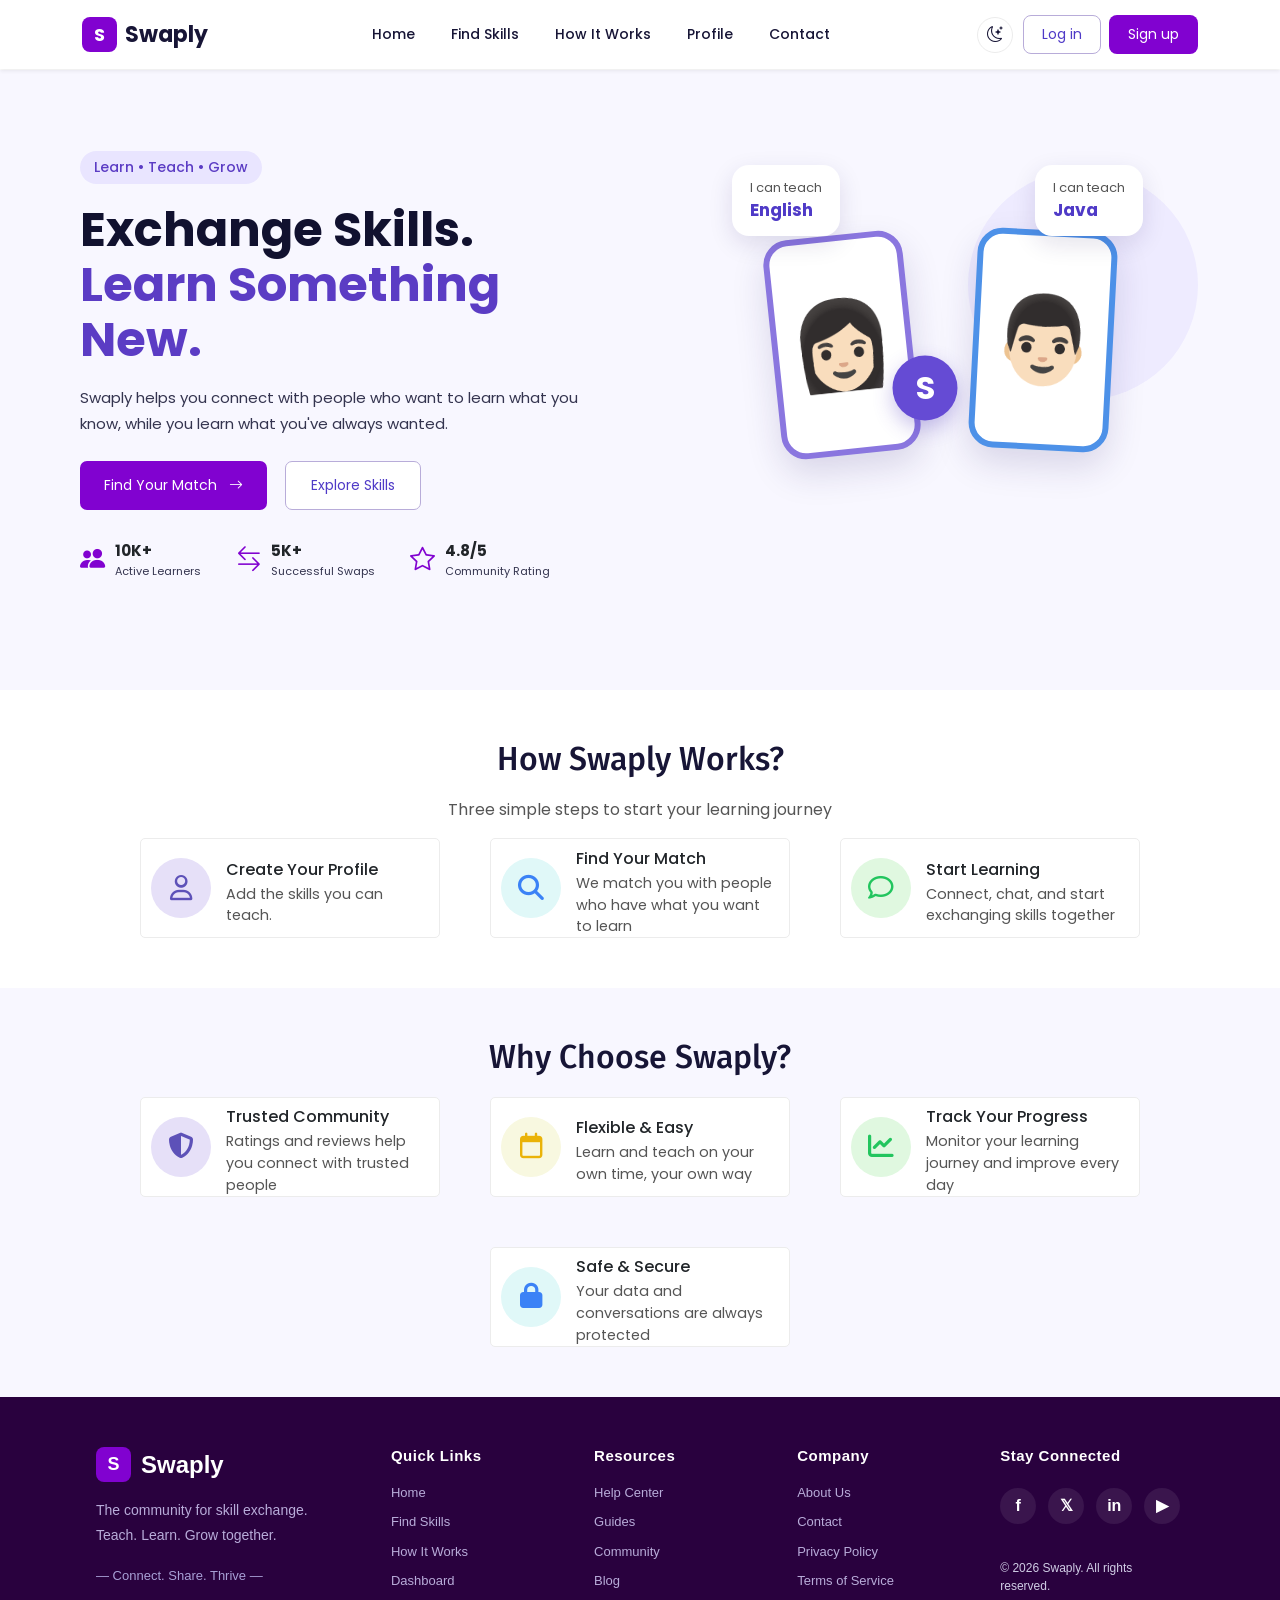
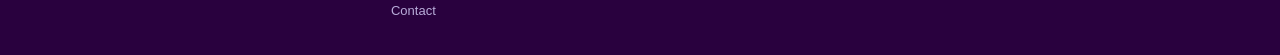
<file: index.html>
<!doctype html>
<html lang="en">
  <head>
    <meta charset="UTF-8" />
    <meta name="viewport" content="width=device-width, initial-scale=1.0" />
    <title>Swaply</title>

    <link
      href="https://cdn.jsdelivr.net/npm/bootstrap@5.3.3/dist/css/bootstrap.min.css"
      rel="stylesheet"
    />
    <link
      href="https://cdn.jsdelivr.net/npm/bootstrap@5.3.3/dist/css/bootstrap.min.css"
      rel="stylesheet"
    />

    <link
      href="https://cdn.jsdelivr.net/npm/bootstrap-icons@1.11.3/font/bootstrap-icons.min.css"
      rel="stylesheet"
    />
    <link
      href="https://cdn.jsdelivr.net/npm/bootstrap@5.3.8/dist/css/bootstrap.min.css"
      rel="stylesheet"
      integrity="sha384-sRIl4kxILFvY47J16cr9ZwB07vP4J8+LH7qKQnuqkuIAvNWLzeN8tE5YBujZqJLB"
      crossorigin="anonymous"
    />
    <link
      href="https://cdnjs.cloudflare.com/ajax/libs/font-awesome/6.5.1/css/all.min.css"
      rel="stylesheet"
    />

    <link rel="stylesheet" href="./CSS/Variables.css" />
    <link rel="stylesheet" href="./CSS/index.css" />
    <link rel="stylesheet" href="./CSS/responsive.css" />

    <link
      href="https://fonts.googleapis.com/css2?family=Poppins:wght@400;500;600;700&display=swap"
      rel="stylesheet"
    />
    <link
      href="https://fonts.googleapis.com/css2?family=Fira+Sans:ital,wght@0,100;0,200;0,300;0,400;0,500;0,600;0,700;0,800;0,900;1,100;1,200;1,300;1,400;1,500;1,600;1,700;1,800;1,900&display=swap"
      rel="stylesheet"
    />
    <link rel="preconnect" href="https://fonts.googleapis.com" />
    <link rel="preconnect" href="https://fonts.gstatic.com" crossorigin />
  </head>
  <body>
    <nav class="navbar navbar-expand-lg shadow-sm">
      <div class="container">
        <!-- Logo -->
        <a class="navbar-brand d-flex align-items-center gap-2" href="#">
          <span class="logo-icon">S</span>
          <span class="logo-text">Swaply</span>
        </a>

        <!-- Mobile Toggle -->
        <button
          class="navbar-toggler"
          type="button"
          data-bs-toggle="collapse"
          data-bs-target="#navbarContent"
          aria-controls="navbarContent"
          aria-expanded="false"
          aria-label="Toggle navigation"
        >
          <span class="navbar-toggler-icon"></span>
        </button>

        <div class="collapse navbar-collapse" id="navbarContent">
          <ul class="navbar-nav mx-auto mb-2 mb-lg-0">
            <li class="nav-item">
              <a class="nav-link active" href="#">Home</a>
            </li>

            <li class="nav-item">
              <a class="nav-link" href="./pages/search skills.html"
                >Find Skills</a
              >
            </li>

            <li class="nav-item">
              <a class="nav-link" href="#">How It Works</a>
            </li>

            <li class="nav-item">
              <a class="nav-link" href="./pages/profile.html">Profile</a>
            </li>

            <li class="nav-item">
              <a class="nav-link" href="./pages/contactUs.html">Contact</a>
            </li>
          </ul>

          <button id="theme-toggle" class="theme-toggle-btn">
            <i class="bi bi-moon-stars"></i>
          </button>
          <div class="d-flex gap-2">
            <a href="./pages/login.html" class="btn btn-login">Log in</a>
            <a href="./pages/signup.html" class="btn btn-signup">Sign up</a>
          </div>
        </div>
      </div>
    </nav>
    <main>
      <section class="hero">
        <div class="container">
          <div class="row align-items-center">
            <div class="col-lg-6 hero-text">
              <span class="small-title"> Learn • Teach • Grow </span>

              <h1>
                Exchange Skills.
                <br />
                <span>Learn Something New.</span>
              </h1>

              <p>
                Swaply helps you connect with people who want to learn what you
                know, while you learn what you've always wanted.
              </p>

              <div class="buttons">
                <button class="btn main-btn">
                  Find Your Match
                  <i class="bi bi-arrow-right"></i>
                </button>

                <button class="btn second-btn">Explore Skills</button>
              </div>

              <div class="statistics">
                <div class="stat">
                  <i class="bi bi-people-fill"></i>

                  <div>
                    <strong>10K+</strong>
                    <small>Active Learners</small>
                  </div>
                </div>

                <div class="stat">
                  <i class="bi bi-arrow-left-right"></i>

                  <div>
                    <strong>5K+</strong>
                    <small>Successful Swaps</small>
                  </div>
                </div>

                <div class="stat">
                  <i class="bi bi-star"></i>

                  <div>
                    <strong>4.8/5</strong>
                    <small>Community Rating</small>
                  </div>
                </div>
              </div>
            </div>

            <div class="col-lg-6 hero-image">
              <div class="design-area">
                <div class="circle circle-one"></div>
                <div class="circle circle-two"></div>

                <div class="speech speech-left">
                  <p>I can teach</p>
                  <strong>English</strong>
                </div>

                <div class="person-card person-one">
                  <div class="person">👩🏻</div>
                </div>

                <div class="speech speech-right">
                  <p>I can teach</p>
                  <strong>Java</strong>
                </div>

                <div class="person-card person-two">
                  <div class="person">👨🏻</div>
                </div>

                <div class="swap-icon">S</div>
              </div>
            </div>
          </div>
        </div>
      </section>

      <div class="First-part">
        <h2>How Swaply Works?</h2>
        <p>Three simple steps to start your learning journey</p>

        <div class="rows">
          <div class="box">
            <div class="icon purple">
              <i class="fa-regular fa-user fa-2xl"></i>
            </div>

            <div class="text">
              <h3>Create Your Profile</h3>
              <p>Add the skills you can teach.</p>
            </div>
          </div>
          <div class="box">
            <div class="icon blue">
              <i class="fa-solid fa-magnifying-glass fa-2xl"></i>
            </div>

            <div class="text">
              <h3>Find Your Match</h3>
              <p>We match you with people who have what you want to learn</p>
            </div>
          </div>
          <div class="box">
            <div class="icon green">
              <i class="fa-regular fa-comment fa-2xl"></i>
            </div>

            <div class="text">
              <h3>Start Learning</h3>
              <p>Connect, chat, and start exchanging skills together</p>
            </div>
          </div>
        </div>
      </div>

      <div class="Second-part">
        <h2>Why Choose Swaply?</h2>
        <div class="rows">
          <div class="box">
            <div class="icon purple">
              <i class="fa-solid fa-shield-halved fa-2xl"></i>
            </div>

            <div class="text">
              <h3>Trusted Community</h3>
              <p>Ratings and reviews help you connect with trusted people</p>
            </div>
          </div>
          <div class="box">
            <div class="icon yellow">
              <i class="fa-regular fa-calendar fa-2xl"></i>
            </div>

            <div class="text">
              <h3>Flexible & Easy</h3>
              <p>Learn and teach on your own time, your own way</p>
            </div>
          </div>
          <div class="box">
            <div class="icon green">
              <i class="fa-solid fa-chart-line fa-2xl"></i>
            </div>

            <div class="text">
              <h3>Track Your Progress</h3>
              <p>Monitor your learning journey and improve every day</p>
            </div>
          </div>
          <div class="box">
            <div class="icon blue">
              <i class="fa-solid fa-lock fa-2xl"></i>
            </div>

            <div class="text">
              <h3>Safe & Secure</h3>
              <p>Your data and conversations are always protected</p>
            </div>
          </div>
        </div>
      </div>
    </main>

    <footer class="footer">
      <div class="footer-container">
        <div class="footer-about">
          <div class="footer-logo">
            <span class="logo-icon">S</span>
            <span>Swaply</span>
          </div>
          <p>
            The community for skill exchange.<br />
            Teach. Learn. Grow together.
          </p>
          <p class="tagline">— Connect. Share. Thrive —</p>
        </div>

        <div class="footer-column">
          <h3>Quick Links</h3>
          <a href="#">Home</a>
          <a href="#">Find Skills</a>
          <a href="#">How It Works</a>
          <a href="#">Dashboard</a>
          <a href="#">Contact</a>
        </div>

        <div class="footer-column">
          <h3>Resources</h3>
          <a href="#">Help Center</a>
          <a href="#">Guides</a>
          <a href="#">Community</a>
          <a href="#">Blog</a>
        </div>

        <div class="footer-column">
          <h3>Company</h3>
          <a href="#">About Us</a>
          <a href="#">Contact</a>
          <a href="#">Privacy Policy</a>
          <a href="#">Terms of Service</a>
        </div>

        <div class="footer-column social-column">
          <h3>Stay Connected</h3>
          <div class="social-icons">
            <a href="#">f</a>
            <a href="#">𝕏</a>
            <a href="#">in</a>
            <a href="#">▶</a>
          </div>
          <p class="copyright">© 2026 Swaply. All rights reserved.</p>
        </div>
      </div>
    </footer>

    <script src="./JS/theme.js" defer></script>
    <script src="https://cdn.jsdelivr.net/npm/bootstrap@5.3.3/dist/js/bootstrap.bundle.min.js"></script>
  </body>
</html>
</file>
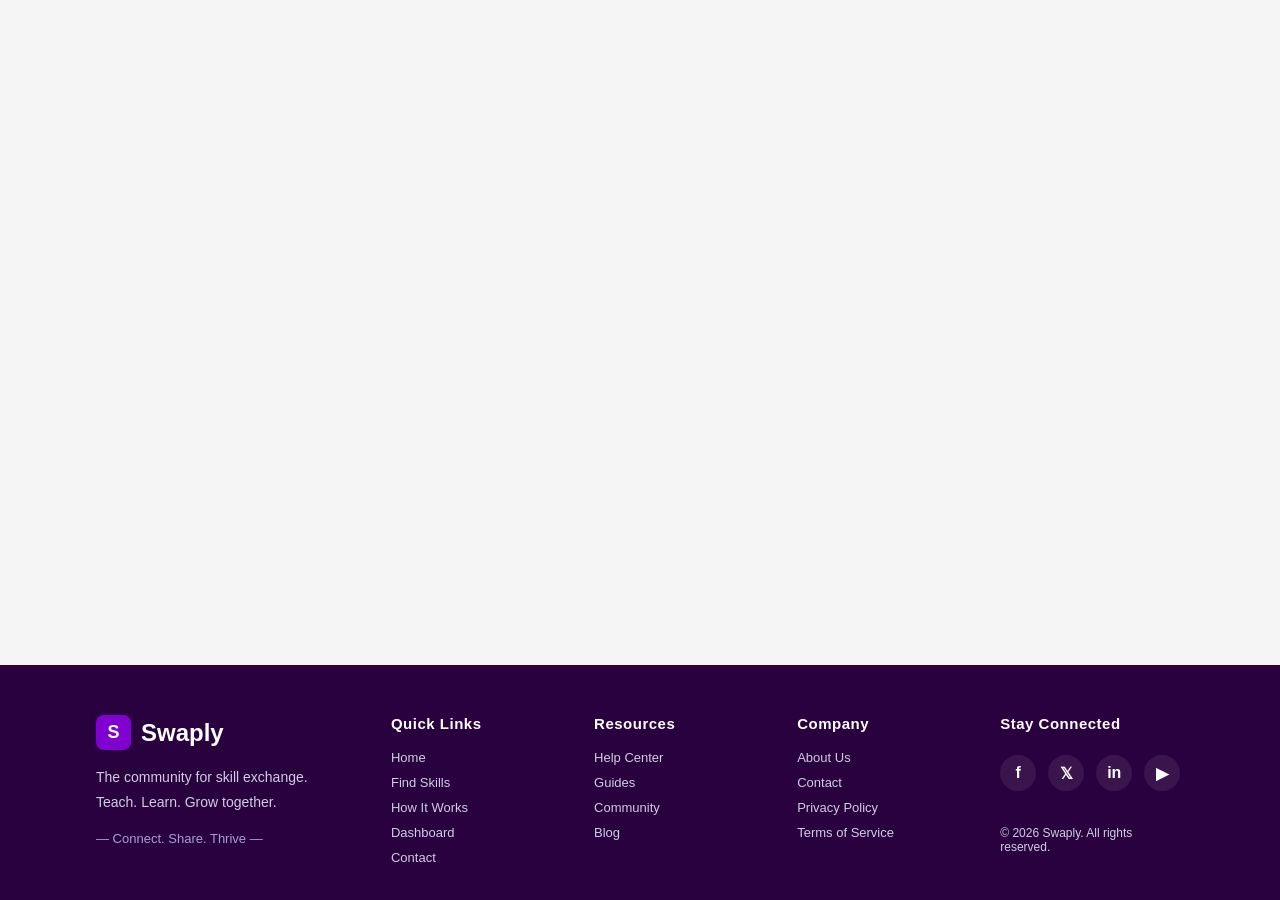
<file: footer.html>
<!DOCTYPE html>
<html lang="en">

<head>
    <meta charset="UTF-8">
    <meta name="viewport" content="width=device-width, initial-scale=1.0">
    <title>Swaply Footer</title>
    <link rel="stylesheet" href="footer.css">
</head>

<body>

    <footer class="footer">
        <div class="footer-container">

            <div class="footer-about">
                <div class="footer-logo">
                    <span class="logo-icon">S</span>
                    <span>Swaply</span>
                </div>
                <p>
                    The community for skill exchange.<br>
                    Teach. Learn. Grow together.
                </p>
                <p class="tagline">— Connect. Share. Thrive —</p>
            </div>

            <div class="footer-column">
                <h3>Quick Links</h3>
                <a href="#">Home</a>
                <a href="#">Find Skills</a>
                <a href="#">How It Works</a>
                <a href="#">Dashboard</a>
                <a href="#">Contact</a>
            </div>

            <div class="footer-column">
                <h3>Resources</h3>
                <a href="#">Help Center</a>
                <a href="#">Guides</a>
                <a href="#">Community</a>
                <a href="#">Blog</a>
            </div>

            <div class="footer-column">
                <h3>Company</h3>
                <a href="#">About Us</a>
                <a href="#">Contact</a>
                <a href="#">Privacy Policy</a>
                <a href="#">Terms of Service</a>
            </div>

            <div class="footer-column social-column">
                <h3>Stay Connected</h3>
                <div class="social-icons">
                    <a href="#">f</a>
                    <a href="#">𝕏</a>
                    <a href="#">in</a>
                    <a href="#">▶</a>
                </div>
                <p class="copyright">
                    © 2026 Swaply. All rights reserved.
                </p>
            </div>

        </div>
    </footer>

</body>

</html>
</file>
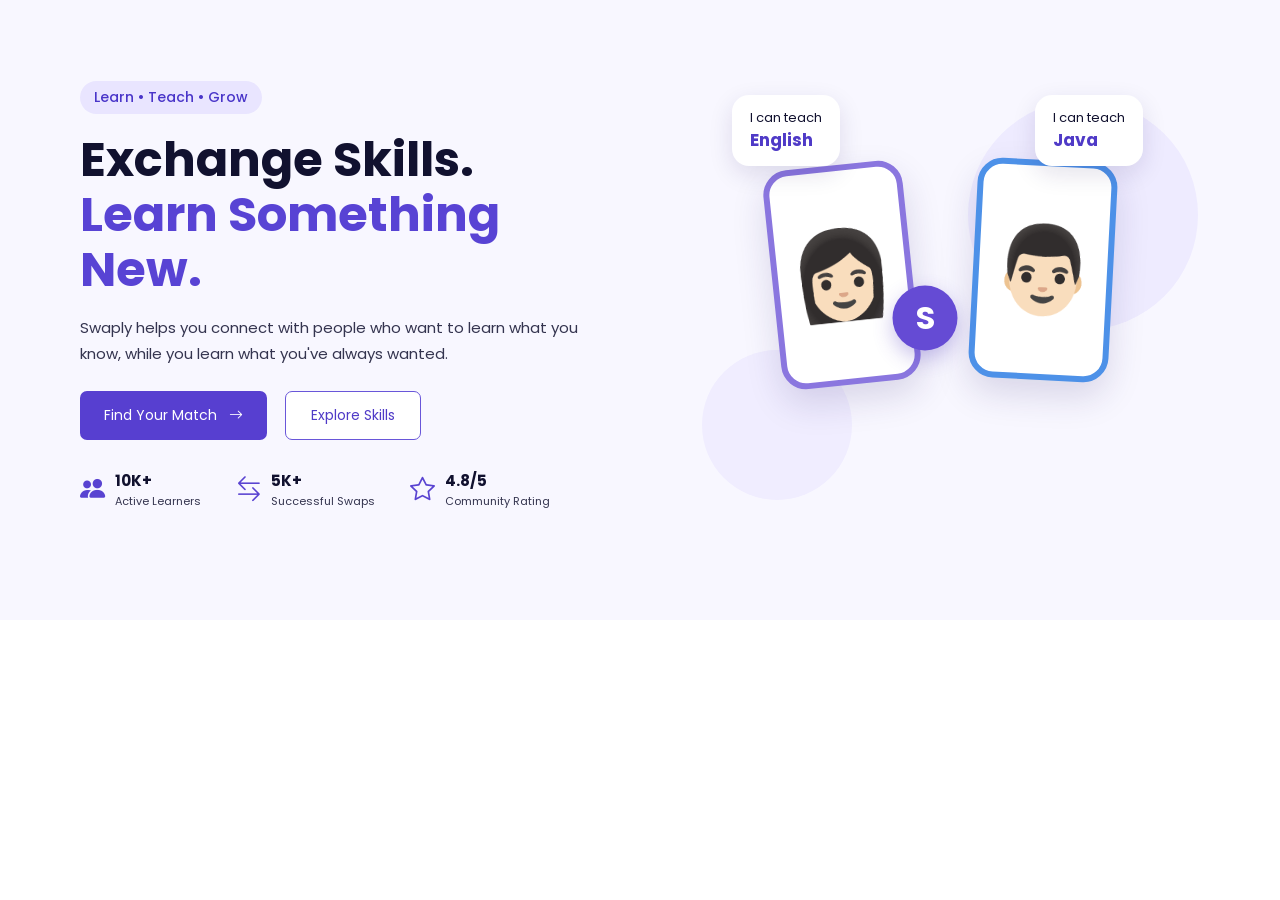
<file: SECTION1.html>
<!DOCTYPE html>
<html lang="en">

<head>
    <meta charset="UTF-8">
    <meta name="viewport" content="width=device-width, initial-scale=1.0">

    <title>Swaply</title>

    <!-- Bootstrap -->
    <link
        href="https://cdn.jsdelivr.net/npm/bootstrap@5.3.3/dist/css/bootstrap.min.css"
        rel="stylesheet">

    <!-- Bootstrap Icons -->
    <link
        rel="stylesheet"
        href="https://cdn.jsdelivr.net/npm/bootstrap-icons@1.11.3/font/bootstrap-icons.min.css">

    <!-- Google Font -->
    <link
        href="https://fonts.googleapis.com/css2?family=Poppins:wght@400;500;600;700&display=swap"
        rel="stylesheet">

    <!-- CSS -->
    <link rel="stylesheet" href="style.css">
</head>

<body>

    <section class="hero">

        <div class="container">

            <div class="row align-items-center">

                <div class="col-lg-6 hero-text">

                    <span class="small-title">
                        Learn • Teach • Grow
                    </span>

                    <h1>
                        Exchange Skills.
                        <br>
                        <span>Learn Something New.</span>
                    </h1>

                    <p>
                        Swaply helps you connect with people who want
                        to learn what you know, while you learn what
                        you've always wanted.
                    </p>

                    <div class="buttons">

                        <button class="btn main-btn">
                            Find Your Match
                            <i class="bi bi-arrow-right"></i>
                        </button>

                        <button class="btn second-btn">
                            Explore Skills
                        </button>

                    </div>

                    <div class="statistics">

                        <div class="stat">

                            <i class="bi bi-people-fill"></i>

                            <div>
                                <strong>10K+</strong>
                                <small>Active Learners</small>
                            </div>

                        </div>


                        <div class="stat">

                            <i class="bi bi-arrow-left-right"></i>

                            <div>
                                <strong>5K+</strong>
                                <small>Successful Swaps</small>
                            </div>

                        </div>


                        <div class="stat">

                            <i class="bi bi-star"></i>

                            <div>
                                <strong>4.8/5</strong>
                                <small>Community Rating</small>
                            </div>

                        </div>

                    </div>

                </div>


                <!-- RIGHT SIDE -->

                <div class="col-lg-6 hero-image">

                    <div class="design-area">

                        <div class="circle circle-one"></div>
                        <div class="circle circle-two"></div>

                        <div class="speech speech-left">
                            I can teach
                            <strong>English</strong>
                        </div>

                        <div class="person-card person-one">

                            <div class="person">
                                👩🏻
                            </div>

                        </div>

                        <div class="speech speech-right">
                            I can teach
                            <strong>Java</strong>
                        </div>

                        <div class="person-card person-two">

                            <div class="person">
                                👨🏻
                            </div>

                        </div>

                        <div class="swap-icon">
                            S
                        </div>

                    </div>

                </div>

            </div>

        </div>

    </section>


</body>

</html>
</file>
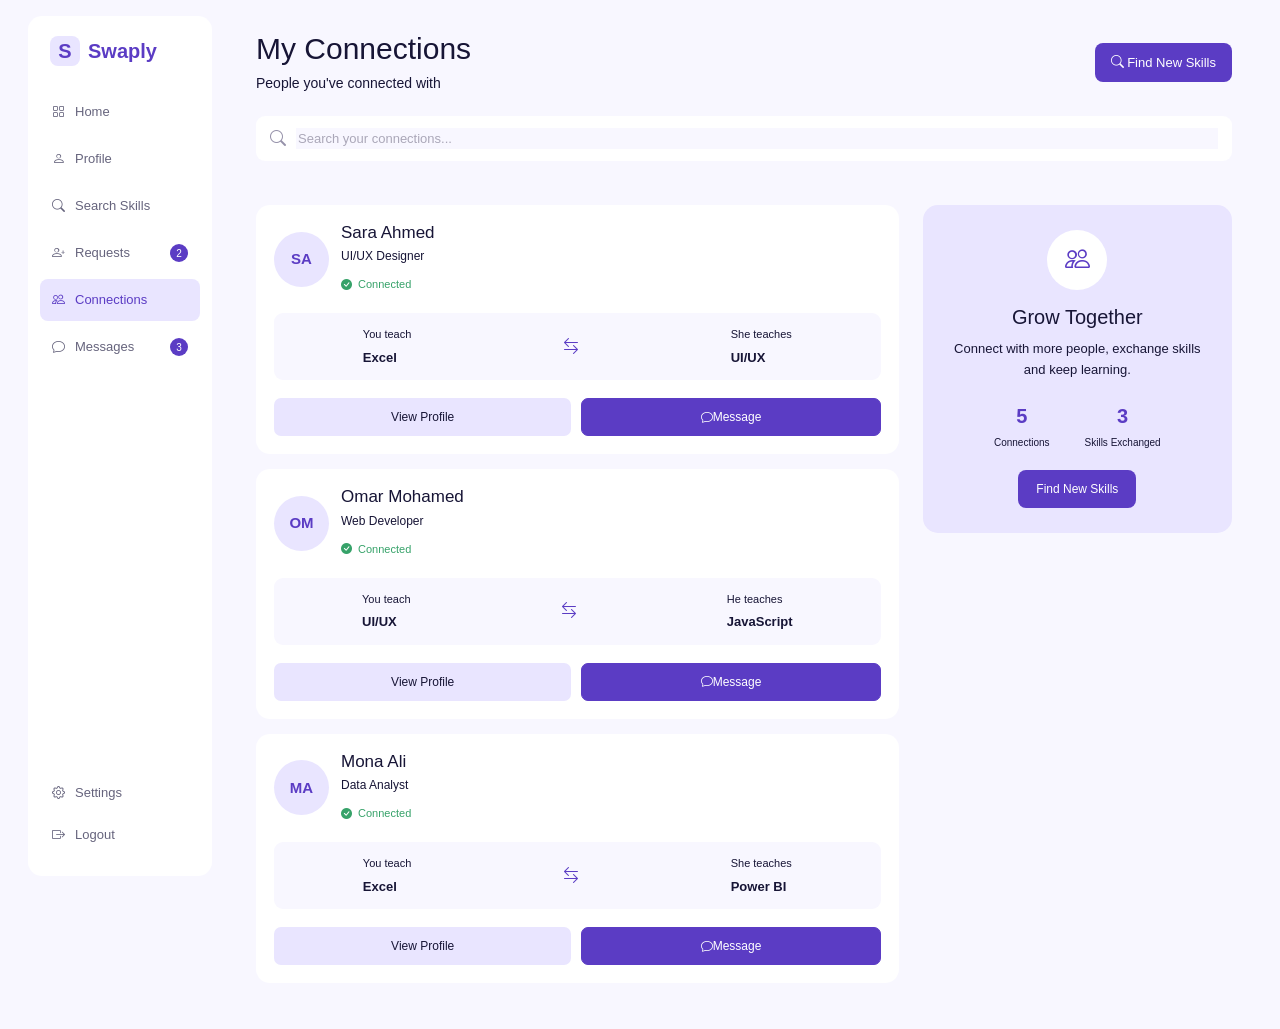
<file: pages/connect.html>
<!doctype html>
<html lang="en">
  <head>
    <meta charset="UTF-8" />
    <meta name="viewport" content="width=device-width, initial-scale=1.0" />

    <link
      href="https://cdn.jsdelivr.net/npm/bootstrap@5.3.3/dist/css/bootstrap.min.css"
      rel="stylesheet"
    />

    <link
      href="https://cdn.jsdelivr.net/npm/bootstrap-icons@1.11.3/font/bootstrap-icons.min.css"
      rel="stylesheet"
    />

    <link rel="stylesheet" href="../CSS/Variables.css" />
    <link rel="stylesheet" href="../CSS/connect.css" />

    <title>Connections</title>
  </head>

  <body>
    <main>
      <div class="container-fluid">
        <div class="row align-items-start px-3 py-3">
          <div class="col-sm-12 col-lg-2">
            <aside class="sidebar">
              <div class="logo">
                <a
                  class="navbar-brand d-flex align-items-center gap-2"
                  href="#"
                >
                  <span class="logo-icon">S</span>
                  <span class="logo-text">Swaply</span>
                </a>
              </div>

              <nav class="sidebar-menu">
                <a href="../index.html" class="sidebar-item">
                  <i class="bi bi-grid"></i>
                  <span>Home</span>
                </a>

                <a href="profile.html" class="sidebar-item">
                  <i class="bi bi-person"></i>
                  <span>Profile</span>
                </a>

                <a href="search skills.html" class="sidebar-item">
                  <i class="bi bi-search"></i>
                  <span>Search Skills</span>
                </a>

                <a href="./request.html" class="sidebar-item">
                  <i class="bi bi-person-plus"></i>
                  <span>Requests</span>
                  <span class="menu-badge">2</span>
                </a>

                <a href="connect.html" class="sidebar-item active">
                  <i class="bi bi-people"></i>
                  <span>Connections</span>
                </a>

                <a href="./Messages.html" class="sidebar-item">
                  <i class="bi bi-chat"></i>
                  <span>Messages</span>
                  <span class="menu-badge">3</span>
                </a>
              </nav>

              <div class="sidebar-bottom">
                <a href="./Settings.html" class="sidebar-item">
                  <i class="bi bi-gear"></i>
                  <span>Settings</span>
                </a>

                <a href="#" class="sidebar-item">
                  <i class="bi bi-box-arrow-right"></i>
                  <span>Logout</span>
                </a>
              </div>
            </aside>
          </div>

          <!-- Main Content -->
          <div class="col-lg-10">
            <section class="connections-section">
              <div class="page-header">
                <div>
                  <h1>My Connections</h1>

                  <p>People you've connected with</p>
                </div>

                <a href="./search skills.html" class="find-skills-btn">
                  <i class="bi bi-search"></i>
                  Find New Skills
                </a>
              </div>

              <!-- Search -->
              <div class="search-box">
                <i class="bi bi-search"></i>

                <input type="text" placeholder="Search your connections..." />
              </div>

              <!-- Content -->
              <div class="row g-4 mt-1">
                <!-- Connections -->
                <div class="col-lg-8">
                  <div class="connections-list">
                    <div class="connection-card">
                      <div class="person-info">
                        <div class="person-avatar">SA</div>

                        <div>
                          <h3>Sara Ahmed</h3>
                          <p>UI/UX Designer</p>

                          <span class="connected-status">
                            <i class="bi bi-check-circle-fill"></i>
                            Connected
                          </span>
                        </div>
                      </div>

                      <div class="exchange-info">
                        <div>
                          <span>You teach</span>
                          <strong>Excel</strong>
                        </div>

                        <i class="bi bi-arrow-left-right"></i>

                        <div>
                          <span>She teaches</span>
                          <strong>UI/UX</strong>
                        </div>
                      </div>

                      <div class="card-actions">
                        <a href="profile.html" class="profile-btn">
                          View Profile
                        </a>
                        <a href="messages.html" class="message-btn">
                          <i class="bi bi-chat"></i> Message
                        </a>
                      </div>
                    </div>

                    <!-- Connection 2 -->
                    <div class="connection-card">
                      <div class="person-info">
                        <div class="person-avatar">OM</div>

                        <div>
                          <h3>Omar Mohamed</h3>
                          <p>Web Developer</p>

                          <span class="connected-status">
                            <i class="bi bi-check-circle-fill"></i>
                            Connected
                          </span>
                        </div>
                      </div>

                      <div class="exchange-info">
                        <div>
                          <span>You teach</span>
                          <strong>UI/UX</strong>
                        </div>

                        <i class="bi bi-arrow-left-right"></i>

                        <div>
                          <span>He teaches</span>
                          <strong>JavaScript</strong>
                        </div>
                      </div>

                      <div class="card-actions">
                        <a href="profile.html" class="profile-btn">
                          View Profile
                        </a>
                        <a href="messages.html" class="message-btn">
                          <i class="bi bi-chat"></i> Message
                        </a>
                      </div>
                    </div>

                    <!-- Connection 3 -->
                    <div class="connection-card">
                      <div class="person-info">
                        <div class="person-avatar">MA</div>

                        <div>
                          <h3>Mona Ali</h3>
                          <p>Data Analyst</p>

                          <span class="connected-status">
                            <i class="bi bi-check-circle-fill"></i>
                            Connected
                          </span>
                        </div>
                      </div>

                      <div class="exchange-info">
                        <div>
                          <span>You teach</span>
                          <strong>Excel</strong>
                        </div>

                        <i class="bi bi-arrow-left-right"></i>

                        <div>
                          <span>She teaches</span>
                          <strong>Power BI</strong>
                        </div>
                      </div>

                      <div class="card-actions">
                        <a href="profile.html" class="profile-btn">
                          View Profile
                        </a>
                        <a href="messages.html" class="message-btn">
                          <i class="bi bi-chat"></i> Message
                        </a>
                      </div>
                    </div>
                  </div>
                  <div class="no-results" style="display: none">
                    <p>No connections found</p>
                  </div>
                </div>

                <!-- Right Card -->
                <div class="col-lg-4">
                  <div class="growth-card">
                    <div class="growth-icon">
                      <i class="bi bi-people"></i>
                    </div>

                    <h2>Grow Together</h2>

                    <p>
                      Connect with more people, exchange skills and keep
                      learning.
                    </p>

                    <div class="growth-stats">
                      <div>
                        <strong>5</strong>
                        <span>Connections</span>
                      </div>

                      <div>
                        <strong>3</strong>
                        <span>Skills Exchanged</span>
                      </div>
                    </div>

                    <a href="search skills.html" class="growth-btn">
                      Find New Skills
                    </a>
                  </div>
                </div>
              </div>
            </section>
          </div>
        </div>
      </div>
    </main>
    <script src="../JS/theme.js" defer></script>

    <script src="../JS/connection.js" defer></script>
  </body>
</html>
</file>
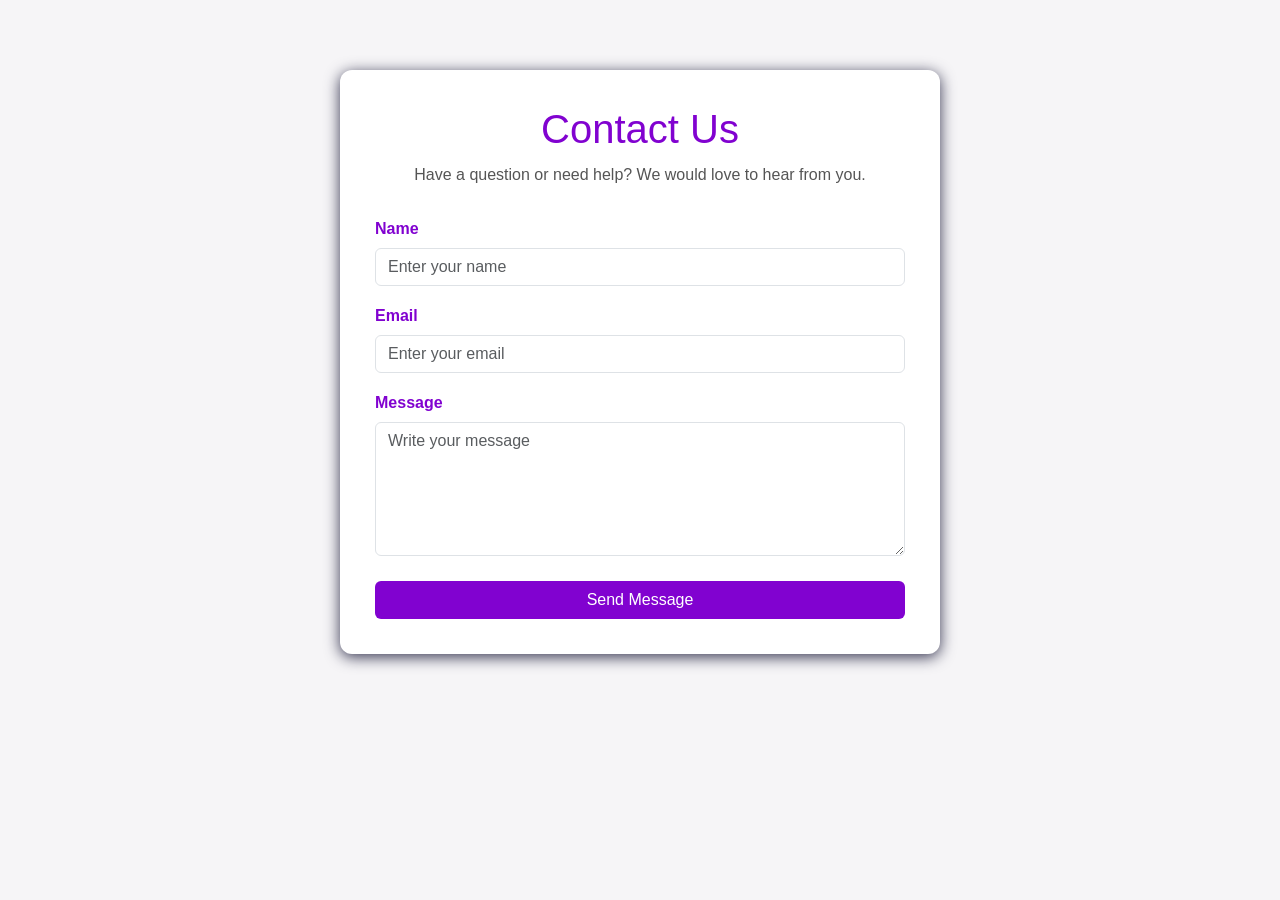
<file: pages/contactUs.html>
<!doctype html>
<html>
  <head>
    <meta charset="UTF-8" />
    <meta name="viewport" content="width=device-width, initial-scale=1.0" />
    <title>ContactUs-Swaply</title>

    <link
      href="https://cdn.jsdelivr.net/npm/bootstrap@5.3.3/dist/css/bootstrap.min.css"
      rel="stylesheet"
    />
    <link href="../CSS/Variables.css" rel="stylesheet" />
    <link rel="stylesheet" href="../CSS/contactUs.css" />
  </head>

  <body>
    <div class="container">
      <div class="contact-box">
        <h1>Contact Us</h1>

        <p class="intro">
          Have a question or need help? We would love to hear from you.
        </p>

        <form>
          <label>Name</label>
          <input
            type="text"
            class="form-control"
            placeholder="Enter your name"
          />

          <label>Email</label>
          <input
            type="email"
            class="form-control"
            placeholder="Enter your email"
          />

          <label>Message</label>
          <textarea
            class="form-control"
            rows="5"
            placeholder="Write your message"
          ></textarea>

          <button type="submit" class="btn">Send Message</button>
        </form>
      </div>
    </div>
    <script src="../JS/theme.js"></script>
  </body>
</html>
</file>
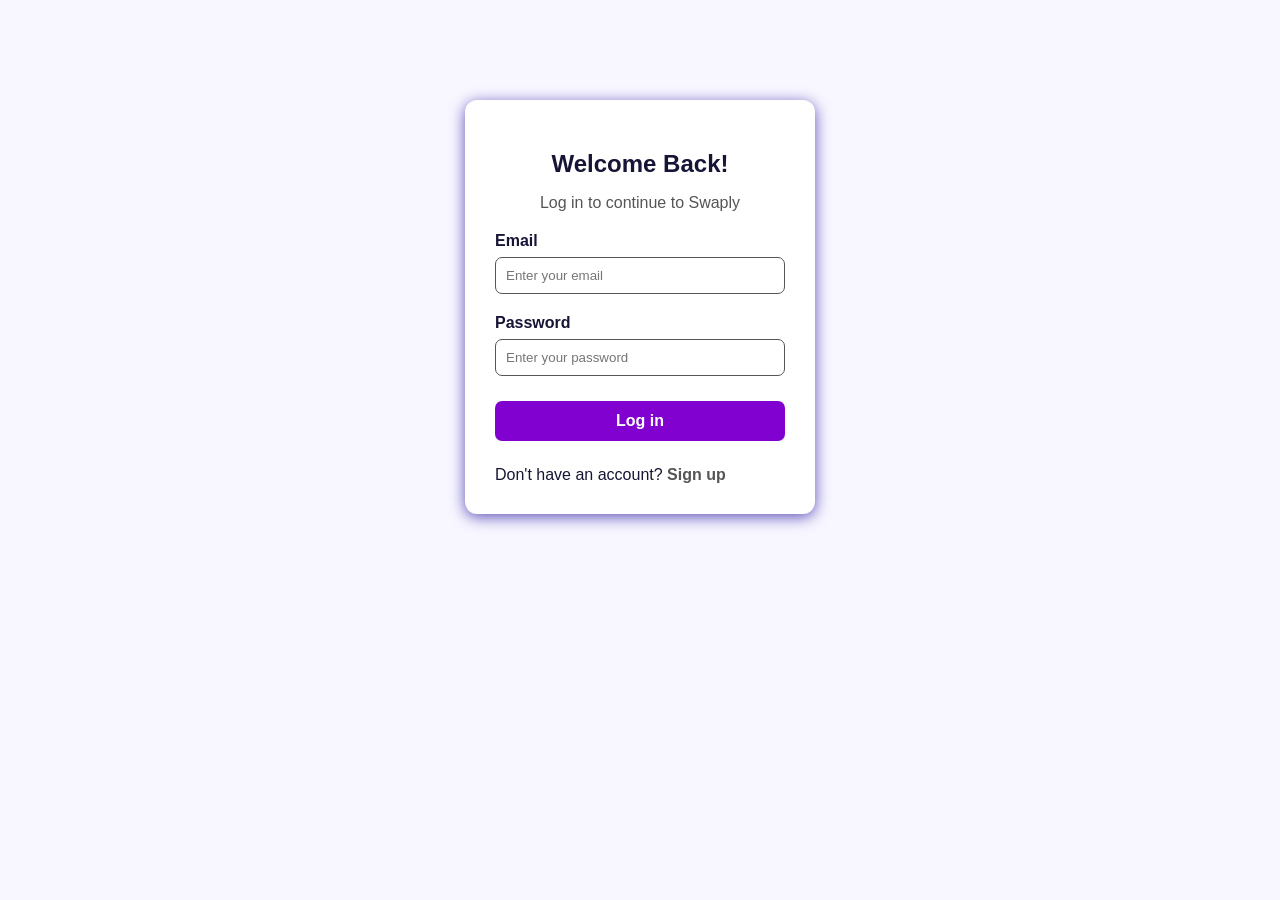
<file: pages/login.html>
<!doctype html>

<html>
  <head>
    <meta charset="UTF-8" />
    <meta name="viewport" content="width=device-width, initial-scale=1.0" />
    <title>Login - Swaply</title>
    <link rel="stylesheet" href="../CSS/login.css" />
    <link rel="stylesheet" href="../CSS/Variables.css" />
  </head>

  <body>
    <div class="login-box">
      <h2>Welcome Back!</h2>

      <p>Log in to continue to Swaply</p>

      <form id="loginForm">
        <label>Email</label>
        <input id="email" type="email" placeholder="Enter your email" />

        <label>Password</label>
        <input
          id="password"
          type="password"
          placeholder="Enter your password"
        />

        <button type="submit">Log in</button>
      </form>

      <p class="signup-text">
        Don't have an account?
        <a href="./signup.html">Sign up</a>
      </p>
    </div>

    <script src="../js/login.js"></script>

    <script src="../JS/theme.js" defer></script>
  </body>
</html>
</file>
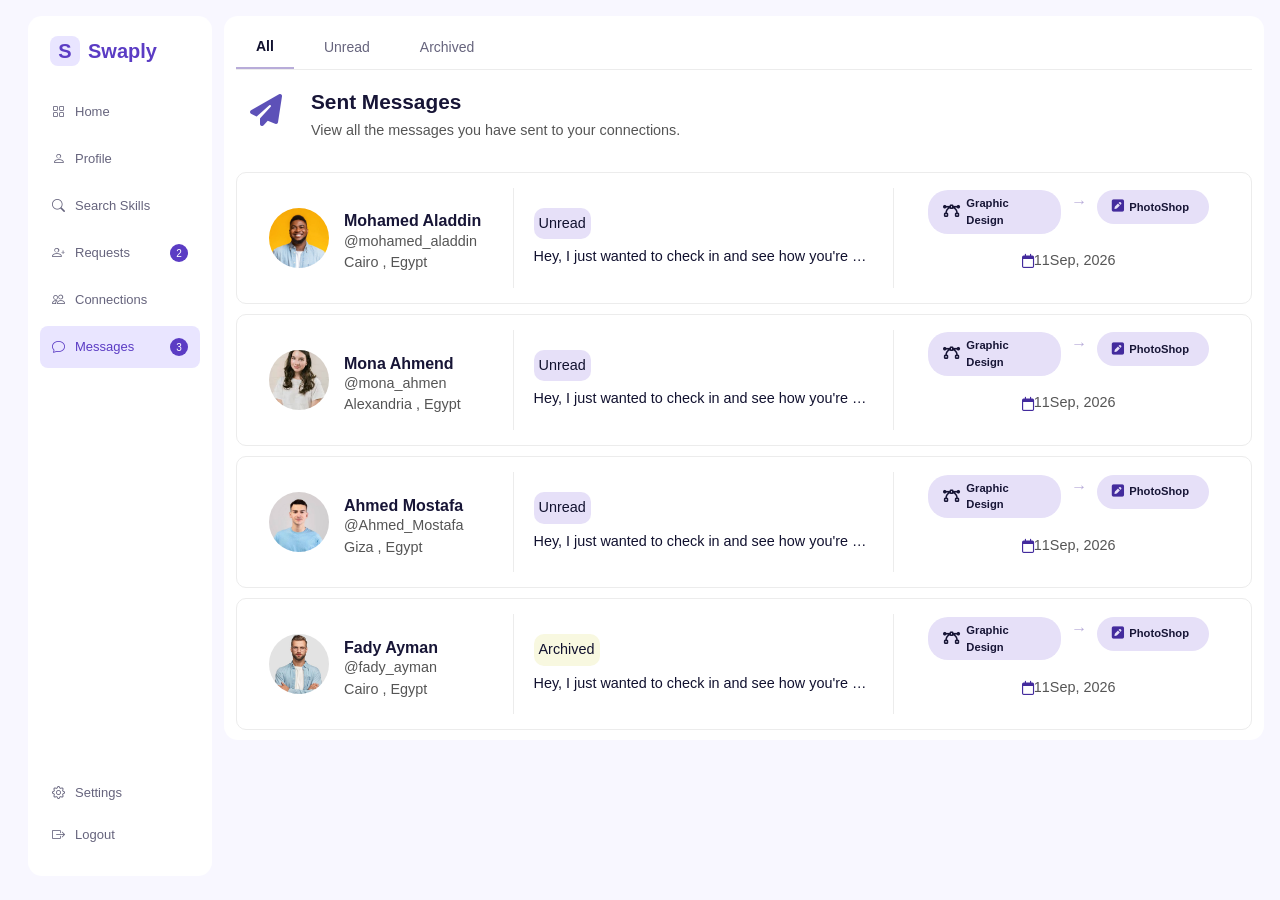
<file: pages/Messages.html>
<!DOCTYPE html>
<html lang="en">
    <head>
        <meta charset="UTF-8">
        <meta name="viewport" content="width=device-width, initial-scale=1.0">

        <link
        href="https://cdn.jsdelivr.net/npm/bootstrap-icons@1.11.3/font/bootstrap-icons.min.css"
        rel="stylesheet"
        />

        <link
        href="https://cdn.jsdelivr.net/npm/bootstrap@5.3.3/dist/css/bootstrap.min.css"
        rel="stylesheet"
        />

        <link
        href="https://cdnjs.cloudflare.com/ajax/libs/font-awesome/6.5.1/css/all.min.css"
        rel="stylesheet"
        />
        

        <link rel="stylesheet" href="../CSS/Variables.css" />
        <link rel="stylesheet" href="../CSS/Messages.css" />
        <link rel="stylesheet" href="../CSS/connect.css" />
        <title>Messages</title>
    </head>
    <body>
        
       
        <!----------------------------------- Side Menu ------------------------------------>
        
        <div class="container-fluid">
            <div class="row align-items-start px-3 py-3">
                <div class="col-sm-12 col-lg-2 ">
                    <aside class="sidebar">
                        <div class="logo">
                            <a class="navbar-brand d-flex align-items-center gap-2" href="#">
          <span class="logo-icon">S</span>
          <span class="logo-text">Swaply</span>
        </a>
                        </div>

                        <nav class="sidebar-menu">
                            <a href="../index.html" class="sidebar-item">
                  <i class="bi bi-grid"></i>
                  <span>Home</span>
                </a>

                            <a href="profile.html" class="sidebar-item">
                            <i class="bi bi-person"></i>
                            <span>Profile</span>
                            </a>

                            <a href="search skills.html" class="sidebar-item">
                            <i class="bi bi-search"></i>
                            <span>Search Skills</span>
                            </a>

                            <a href="./request.html" class="sidebar-item">
                            <i class="bi bi-person-plus"></i>
                            <span>Requests</span>
                            <span class="menu-badge">2</span>
                            </a>

                            <a href="connect.html" class="sidebar-item ">
                            <i class="bi bi-people"></i>
                            <span>Connections</span>
                            </a>

                            <a href="Messages.html" class="sidebar-item active">
                            <i class="bi bi-chat"></i>
                            <span>Messages</span>
                            <span class="menu-badge">3</span>
                            </a>
                        </nav>

                        <div class="sidebar-bottom">
                            <a href="./Settings.html" class="sidebar-item">
                            <i class="bi bi-gear"></i>
                            <span>Settings</span>
                            </a>

                            <a href="#" class="sidebar-item">
                            <i class="bi bi-box-arrow-right"></i>
                            <span>Logout</span>
                            </a>
                        </div>
                    </aside>
                </div>

                
               
                <!----------------------------------- The Main Content ------------------------------------>
               
                <div class="Main-Content col-sm-12 col-lg-10">

                    <!-- Message Menu -->
                    <div class="Mes-Menu">
                        <button class="active-button">All</button>
                        <button>Unread</button>
                        <button>Archived</button>
                    </div>

                    <!-- Sent Messages -->
                    <div class="Sent-Messages ">
                        <div class="Header">

                            <div class="icon">
                                <i class="fa-solid fa-paper-plane fa-2xl"></i>
                            </div>
                            <div class="text">
                                <h3>Sent Messages</h3>
                                <p>View all the messages you have sent to your connections.</p>
                            </div>

                        </div>
                        <div class="Message-List-item row unread">

                            <div class="first-part col-sm-12 col-lg-3">

                                <div>
                                    <img class="pic" src="../public/assets/images/person2.jpg" alt="Profile Picture">
                                </div>
                                <div class="p-data">
                                    <h4>Mohamed Aladdin</h4>
                                    <p>@mohamed_aladdin</p>
                                    <p>Cairo , Egypt</p>
                                </div>

                            </div>
                            <div class="second-part col-sm-12 col-lg-5">
                                

                                <div class="message-content">
                                    <p class="message-state">Unread</p>
                                    <p>Hey, I just wanted to check in and see how you're doing. It's been a while since we last spoke, and I hope everything is going well for you.</p>
                                </div>
                            </div>
                            <div class="third-part col-sm-12 col-lg-4">
                                <div class="skills">

                                    <div class="skill-container">
                                        <div class="skill-icon">
                                            <i class="fa-solid fa-bezier-curve fa-sm" ></i>
                                        </div>
                                        <div class="skill-name">
                                            <p>Graphic Design</p>
                                        </div>
                                    </div>

                                    <p class="arrow">&#8594</p>

                                    <div class="skill-container">
                                        <div class="section-icon">
                                        <i class="fa-solid fa-square-pen fa-sm"></i>
                                        </div>
                                        <div class="skill-name">
                                            <p>PhotoShop</p>
                                        </div>
                                    </div>
                                </div>

                                <div class="date">
                                    <div class="section-icon">
                                        <i class="fa-regular fa-calendar fa-sm"></i>
                                    </div>

                                    <div class="p-data">
                                        <p> 11Sep, 2026 </p>
                                    </div>
                                </div>
                            </div>
                        </div>
                        <div class="Message-List-item row unread">

                            <div class="first-part col-sm-12 col-lg-3">

                                <div>
                                    <img class="pic" src="../public/assets/images/person1.jpg" alt="Profile Picture">
                                </div>
                                <div class="p-data">
                                    <h4>Mona Ahmend</h4>
                                    <p>@mona_ahmen</p>
                                    <p>Alexandria , Egypt</p>
                                </div>

                            </div>
                            <div class="second-part col-sm-12 col-lg-5">
                                

                                <div class="message-content">
                                    <p class="message-state">Unread</p>
                                    <p>Hey, I just wanted to check in and see how you're doing. It's been a while since we last spoke, and I hope everything is going well for you.</p>
                                </div>
                            </div>
                            <div class="third-part col-sm-12 col-lg-4">
                                <div class="skills">

                                    <div class="skill-container">
                                        <div class="skill-icon">
                                            <i class="fa-solid fa-bezier-curve fa-sm" ></i>
                                        </div>
                                        <div class="skill-name">
                                            <p>Graphic Design</p>
                                        </div>
                                    </div>

                                    <p class="arrow">&#8594</p>

                                    <div class="skill-container">
                                        <div class="section-icon">
                                        <i class="fa-solid fa-square-pen fa-sm"></i>
                                        </div>
                                        <div class="skill-name">
                                            <p>PhotoShop</p>
                                        </div>
                                    </div>
                                </div>

                                <div class="date">
                                    <div class="section-icon">
                                        <i class="fa-regular fa-calendar fa-sm"></i>
                                    </div>

                                    <div class="p-data">
                                        <p> 11Sep, 2026 </p>
                                    </div>
                                </div>
                            </div>
                        </div>
                        <div class="Message-List-item row unread">

                            <div class="first-part col-sm-12 col-lg-3">

                                <div>
                                    <img class="pic" src="../public/assets/images/person6.jpg" alt="Profile Picture">
                                </div>
                                <div class="p-data">
                                    <h4>Ahmed Mostafa</h4>
                                    <p>@Ahmed_Mostafa</p>
                                    <p>Giza , Egypt</p>
                                </div>

                            </div>
                            <div class="second-part col-sm-12 col-lg-5">
                                

                                <div class="message-content">
                                    <p class="message-state">Unread</p>
                                    <p>Hey, I just wanted to check in and see how you're doing. It's been a while since we last spoke, and I hope everything is going well for you.</p>
                                </div>
                            </div>
                            <div class="third-part col-sm-12 col-lg-4">
                                <div class="skills">

                                    <div class="skill-container">
                                        <div class="skill-icon">
                                            <i class="fa-solid fa-bezier-curve fa-sm" ></i>
                                        </div>
                                        <div class="skill-name">
                                            <p>Graphic Design</p>
                                        </div>
                                    </div>

                                    <p class="arrow">&#8594</p>

                                    <div class="skill-container">
                                        <div class="section-icon">
                                        <i class="fa-solid fa-square-pen fa-sm"></i>
                                        </div>
                                        <div class="skill-name">
                                            <p>PhotoShop</p>
                                        </div>
                                    </div>
                                </div>

                                <div class="date">
                                    <div class="section-icon">
                                        <i class="fa-regular fa-calendar fa-sm"></i>
                                    </div>

                                    <div class="p-data">
                                        <p> 11Sep, 2026 </p>
                                    </div>
                                </div>
                            </div>
                        </div>
                        <div class="Message-List-item row archived">

                            <div class="first-part col-sm-12 col-lg-3">

                                <div>
                                    <img class="pic" src="../public/assets/images/person7.jpg" alt="Profile Picture">
                                </div>
                                <div class="p-data">
                                    <h4>Fady Ayman</h4>
                                    <p>@fady_ayman</p>
                                    <p>Cairo , Egypt</p>
                                </div>

                            </div>
                            <div class="second-part col-sm-12 col-lg-5">
                                

                                <div class="message-content">
                                    <p class="message-state">Archived</p>
                                    <p>Hey, I just wanted to check in and see how you're doing. It's been a while since we last spoke, and I hope everything is going well for you.</p>
                                </div>
                            </div>
                            <div class="third-part col-sm-12 col-lg-4">
                                <div class="skills">

                                    <div class="skill-container">
                                        <div class="skill-icon">
                                            <i class="fa-solid fa-bezier-curve fa-sm" ></i>
                                        </div>
                                        <div class="skill-name">
                                            <p>Graphic Design</p>
                                        </div>
                                    </div>

                                    <p class="arrow">&#8594</p>

                                    <div class="skill-container">
                                        <div class="section-icon">
                                        <i class="fa-solid fa-square-pen fa-sm"></i>
                                        </div>
                                        <div class="skill-name">
                                            <p>PhotoShop</p>
                                        </div>
                                    </div>
                                </div>

                                <div class="date">
                                    <div class="section-icon">
                                        <i class="fa-regular fa-calendar fa-sm"></i>
                                    </div>

                                    <div class="p-data">
                                        <p> 11Sep, 2026 </p>
                                    </div>
                                </div>
                            </div>
                        </div>
                    </div>
                </div>

            </div>
        </div>
        <script src="../JS/theme.js" defer></script>

    </body>
</html>
</file>
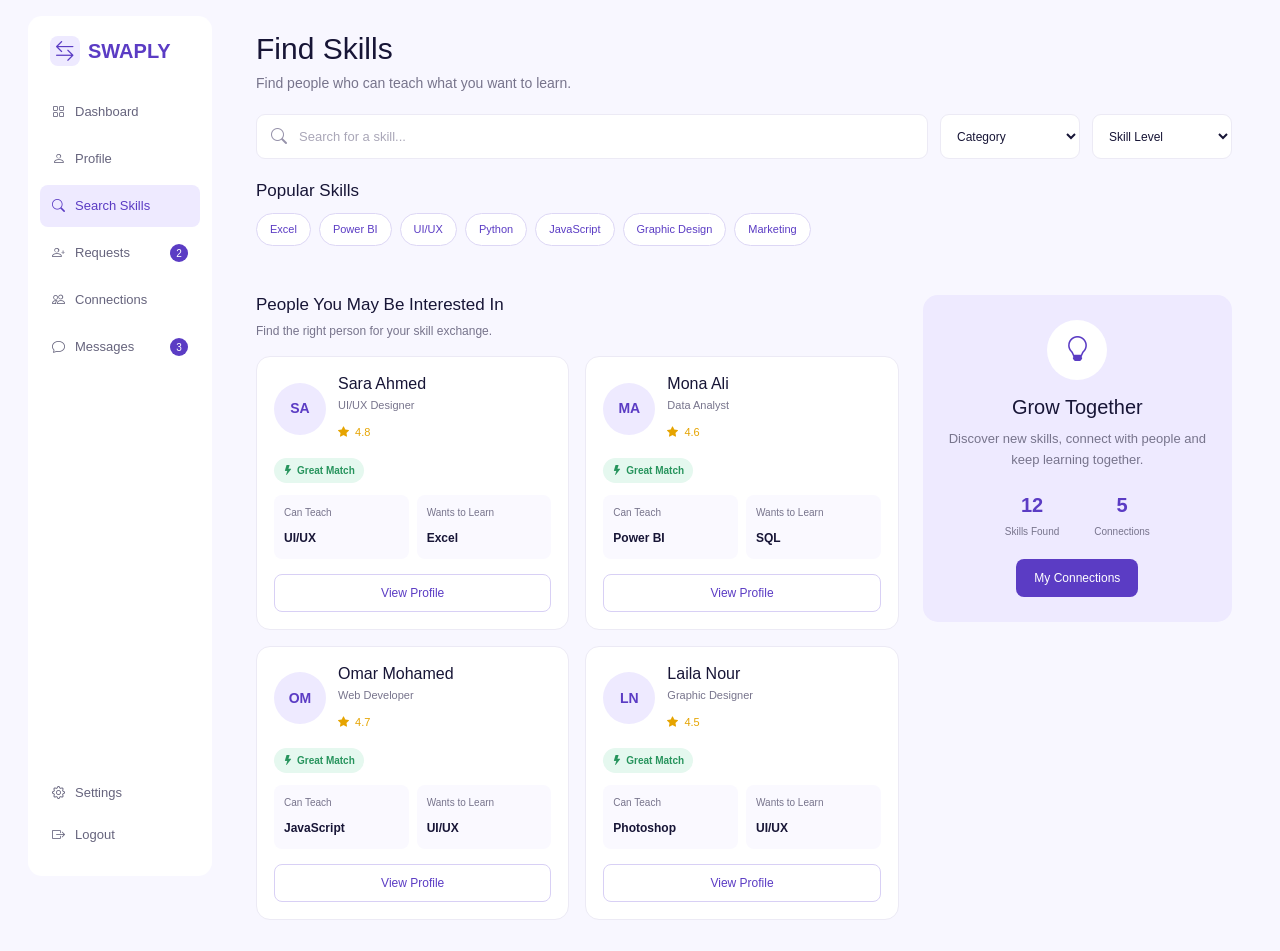
<file: pages/search-skill.html>
<!doctype html>
<html lang="en">

<head>

    <meta charset="UTF-8">
    <meta name="viewport" content="width=device-width, initial-scale=1.0">

    <link href="https://cdn.jsdelivr.net/npm/bootstrap@5.3.3/dist/css/bootstrap.min.css"
        rel="stylesheet">

    <link href="https://cdn.jsdelivr.net/npm/bootstrap-icons@1.11.3/font/bootstrap-icons.min.css"
        rel="stylesheet">

    <link rel="stylesheet" href="../CSS/search-skill.css">

    <title>Search Skills</title>

</head>

<body>

    <main>

        <div class="container-fluid">

            <div class="row px-3 py-3">

                <!-- Sidebar -->
                <div class="col-lg-2">

                    <aside class="sidebar">

                        <div class="logo">

                            <span class="logo-icon">
                                <i class="bi bi-arrow-left-right"></i>
                            </span>

                            <span>SWAPLY</span>

                        </div>


                        <nav class="sidebar-menu">

                            <a href="#" class="sidebar-item">
                                <i class="bi bi-grid"></i>
                                <span>Dashboard</span>
                            </a>

                            <a href="profile.html" class="sidebar-item">
                                <i class="bi bi-person"></i>
                                <span>Profile</span>
                            </a>

                            <a href="search-skills.html" class="sidebar-item active">
                                <i class="bi bi-search"></i>
                                <span>Search Skills</span>
                            </a>

                            <a href="#" class="sidebar-item">

                                <i class="bi bi-person-plus"></i>

                                <span>Requests</span>

                                <span class="menu-badge">2</span>

                            </a>

                            <a href="connect.html" class="sidebar-item">

                                <i class="bi bi-people"></i>

                                <span>Connections</span>

                            </a>

                            <a href="messages.html" class="sidebar-item">

                                <i class="bi bi-chat"></i>

                                <span>Messages</span>

                                <span class="menu-badge">3</span>

                            </a>

                        </nav>


                        <div class="sidebar-bottom">

                            <a href="#" class="sidebar-item">

                                <i class="bi bi-gear"></i>

                                <span>Settings</span>

                            </a>

                            <a href="home.html" class="sidebar-item">

                                <i class="bi bi-box-arrow-right"></i>

                                <span>Logout</span>

                            </a>

                        </div>

                    </aside>

                </div>


                <!-- Main Content -->
                <div class="col-lg-10">

                    <section class="skills-section">


                        <!-- Header -->
                        <div class="page-header">

                            <div>

                                <h1>Find Skills</h1>

                                <p>
                                    Find people who can teach what you want to learn.
                                </p>

                            </div>

                        </div>


                        <!-- Search and Filters -->
                        <div class="search-area">

                            <div class="search-box">

                                <i class="bi bi-search"></i>

                                <input
                                    type="text"
                                    placeholder="Search for a skill..."
                                >

                            </div>


                            <select class="filter-select">

                                <option>Category</option>
                                <option>Technology</option>
                                <option>Design</option>
                                <option>Business</option>
                                <option>Marketing</option>

                            </select>


                            <select class="filter-select">

                                <option>Skill Level</option>
                                <option>Beginner</option>
                                <option>Intermediate</option>
                                <option>Advanced</option>

                            </select>

                        </div>


                        <!-- Popular Skills -->
                        <div class="popular-section">

                            <h2>Popular Skills</h2>

                            <div class="skill-tags">

                                <span>Excel</span>
                                <span>Power BI</span>
                                <span>UI/UX</span>
                                <span>Python</span>
                                <span>JavaScript</span>
                                <span>Graphic Design</span>
                                <span>Marketing</span>

                            </div>

                        </div>


                        <!-- Results -->
                        <div class="row g-4 mt-1">


                            <!-- People -->
                            <div class="col-lg-8">

                                <div class="results-header">

                                    <div>

                                        <h2>People You May Be Interested In</h2>

                                        <p>Find the right person for your skill exchange.</p>

                                    </div>

                                </div>


                                <div class="row g-3">


                                    <!-- Person 1 -->
                                    <div class="col-md-6">

                                        <div class="person-card">

                                            <div class="person-top">

                                                <div class="person-avatar">
                                                    SA
                                                </div>

                                                <div>

                                                    <h3>Sara Ahmed</h3>

                                                    <p>UI/UX Designer</p>

                                                    <span class="rating">
                                                        <i class="bi bi-star-fill"></i>
                                                        4.8
                                                    </span>

                                                </div>

                                            </div>


                                            <span class="match-badge">
                                                <i class="bi bi-lightning-fill"></i>
                                                Great Match
                                            </span>


                                            <div class="skills-box">

                                                <div>

                                                    <span>Can Teach</span>

                                                    <strong>UI/UX</strong>

                                                </div>

                                                <div>

                                                    <span>Wants to Learn</span>

                                                    <strong>Excel</strong>

                                                </div>

                                            </div>


                                            <a href="profile.html" class="profile-btn">
                                                View Profile
                                            </a>

                                        </div>

                                    </div>


                                    <!-- Person 2 -->
                                    <div class="col-md-6">

                                        <div class="person-card">

                                            <div class="person-top">

                                                <div class="person-avatar">
                                                    MA
                                                </div>

                                                <div>

                                                    <h3>Mona Ali</h3>

                                                    <p>Data Analyst</p>

                                                    <span class="rating">
                                                        <i class="bi bi-star-fill"></i>
                                                        4.6
                                                    </span>

                                                </div>

                                            </div>


                                            <span class="match-badge">
                                                <i class="bi bi-lightning-fill"></i>
                                                Great Match
                                            </span>


                                            <div class="skills-box">

                                                <div>

                                                    <span>Can Teach</span>

                                                    <strong>Power BI</strong>

                                                </div>

                                                <div>

                                                    <span>Wants to Learn</span>

                                                    <strong>SQL</strong>

                                                </div>

                                            </div>


                                            <a href="profile.html" class="profile-btn">
                                                View Profile
                                            </a>

                                        </div>

                                    </div>


                                    <!-- Person 3 -->
                                    <div class="col-md-6">

                                        <div class="person-card">

                                            <div class="person-top">

                                                <div class="person-avatar">
                                                    OM
                                                </div>

                                                <div>

                                                    <h3>Omar Mohamed</h3>

                                                    <p>Web Developer</p>

                                                    <span class="rating">
                                                        <i class="bi bi-star-fill"></i>
                                                        4.7
                                                    </span>

                                                </div>

                                            </div>


                                            <span class="match-badge">
                                                <i class="bi bi-lightning-fill"></i>
                                                Great Match
                                            </span>


                                            <div class="skills-box">

                                                <div>

                                                    <span>Can Teach</span>

                                                    <strong>JavaScript</strong>

                                                </div>

                                                <div>

                                                    <span>Wants to Learn</span>

                                                    <strong>UI/UX</strong>

                                                </div>

                                            </div>


                                            <a href="profile.html" class="profile-btn">
                                                View Profile
                                            </a>

                                        </div>

                                    </div>


                                    <!-- Person 4 -->
                                    <div class="col-md-6">

                                        <div class="person-card">

                                            <div class="person-top">

                                                <div class="person-avatar">
                                                    LN
                                                </div>

                                                <div>

                                                    <h3>Laila Nour</h3>

                                                    <p>Graphic Designer</p>

                                                    <span class="rating">
                                                        <i class="bi bi-star-fill"></i>
                                                        4.5
                                                    </span>

                                                </div>

                                            </div>


                                            <span class="match-badge">
                                                <i class="bi bi-lightning-fill"></i>
                                                Great Match
                                            </span>


                                            <div class="skills-box">

                                                <div>

                                                    <span>Can Teach</span>

                                                    <strong>Photoshop</strong>

                                                </div>

                                                <div>

                                                    <span>Wants to Learn</span>

                                                    <strong>UI/UX</strong>

                                                </div>

                                            </div>


                                            <a href="profile.html" class="profile-btn">
                                                View Profile
                                            </a>

                                        </div>

                                    </div>

                                </div>

                            </div>


                            <!-- Right Card -->
                            <div class="col-lg-4">

                                <div class="growth-card">

                                    <div class="growth-icon">

                                        <i class="bi bi-lightbulb"></i>

                                    </div>

                                    <h2>Grow Together</h2>

                                    <p>
                                        Discover new skills, connect with people
                                        and keep learning together.
                                    </p>


                                    <div class="growth-stats">

                                        <div>

                                            <strong>12</strong>

                                            <span>Skills Found</span>

                                        </div>

                                        <div>

                                            <strong>5</strong>

                                            <span>Connections</span>

                                        </div>

                                    </div>


                                    <a href="connect.html" class="growth-btn">
                                        My Connections
                                    </a>

                                </div>

                            </div>

                        </div>

                    </section>

                </div>

            </div>

        </div>

    </main>

</body>

</html>
</file>
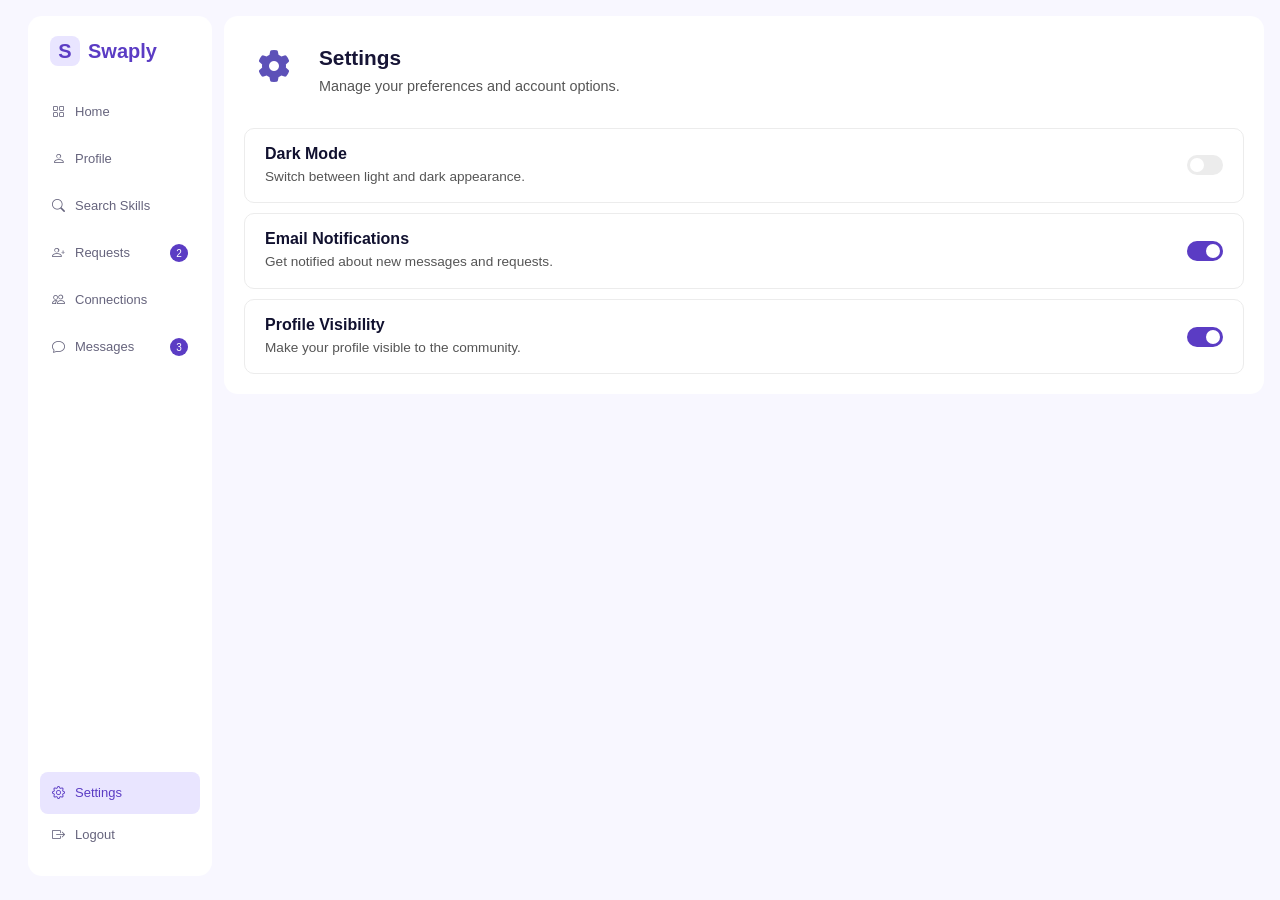
<file: pages/Settings.html>
<!doctype html>
<html lang="en">
  <head>
    <meta charset="UTF-8" />
    <meta name="viewport" content="width=device-width, initial-scale=1.0" />

    <link
      href="https://cdn.jsdelivr.net/npm/bootstrap-icons@1.11.3/font/bootstrap-icons.min.css"
      rel="stylesheet"
    />
    <link
      href="https://cdn.jsdelivr.net/npm/bootstrap@5.3.3/dist/css/bootstrap.min.css"
      rel="stylesheet"
    />
    <link
      href="https://cdnjs.cloudflare.com/ajax/libs/font-awesome/6.5.1/css/all.min.css"
      rel="stylesheet"
    />

    <link rel="stylesheet" href="../CSS/Variables.css" />
    <link rel="stylesheet" href="../CSS/connect.css" />
    <link rel="stylesheet" href="../CSS/setting.css" />
    <title>Settings</title>
  </head>
  <body>
    <div class="container-fluid">
      <div class="row align-items-start px-3 py-3">
        <div class="col-sm-12 col-lg-2">
          <aside class="sidebar">
            <div class="logo">
              <a class="navbar-brand d-flex align-items-center gap-2" href="#">
          <span class="logo-icon">S</span>
          <span class="logo-text">Swaply</span>
        </a>
            </div>

            <nav class="sidebar-menu">
              <a href="../index.html" class="sidebar-item">
                <i class="bi bi-grid"></i>
                <span>Home</span>
              </a>
              <a href="profile.html" class="sidebar-item">
                <i class="bi bi-person"></i>
                <span>Profile</span>
              </a>
              <a href="./search skills.html" class="sidebar-item">
                <i class="bi bi-search"></i>
                <span>Search Skills</span>
              </a>
              <a href="./request.html" class="sidebar-item">
                <i class="bi bi-person-plus"></i>
                <span>Requests</span>
                <span class="menu-badge">2</span>
              </a>
              <a href="connect.html" class="sidebar-item">
                <i class="bi bi-people"></i>
                <span>Connections</span>
              </a>
              <a href="Messages.html" class="sidebar-item">
                <i class="bi bi-chat"></i>
                <span>Messages</span>
                <span class="menu-badge">3</span>
              </a>
            </nav>

            <div class="sidebar-bottom">
              <a href="./Settings.html" class="sidebar-item active">
                <i class="bi bi-gear"></i>
                <span>Settings</span>
              </a>
              <a href="#" class="sidebar-item">
                <i class="bi bi-box-arrow-right"></i>
                <span>Logout</span>
              </a>
            </div>
          </aside>
        </div>

        <div class="Main-Content col-sm-12 col-lg-10">
          <div class="Header">
            <div class="icon">
              <i class="fa-solid fa-gear fa-2xl"></i>
            </div>
            <div class="text">
              <h3>Settings</h3>
              <p>Manage your preferences and account options.</p>
            </div>
          </div>

          <div class="setting-item">
            <div class="setting-info">
              <h4>Dark Mode</h4>
              <p>Switch between light and dark appearance.</p>
            </div>
            <label class="switch">
              <input type="checkbox" id="dark-mode-setting" />
              <span class="slider"></span>
            </label>
          </div>

          <div class="setting-item">
            <div class="setting-info">
              <h4>Email Notifications</h4>
              <p>Get notified about new messages and requests.</p>
            </div>
            <label class="switch">
              <input type="checkbox" checked />
              <span class="slider"></span>
            </label>
          </div>

          <div class="setting-item">
            <div class="setting-info">
              <h4>Profile Visibility</h4>
              <p>Make your profile visible to the community.</p>
            </div>
            <label class="switch">
              <input type="checkbox" checked />
              <span class="slider"></span>
            </label>
          </div>
        </div>
      </div>
    </div>

    <script src="../JS/theme.js" defer></script>
    <script src="../JS/setting.js" defer></script>
  </body>
</html>
</file>
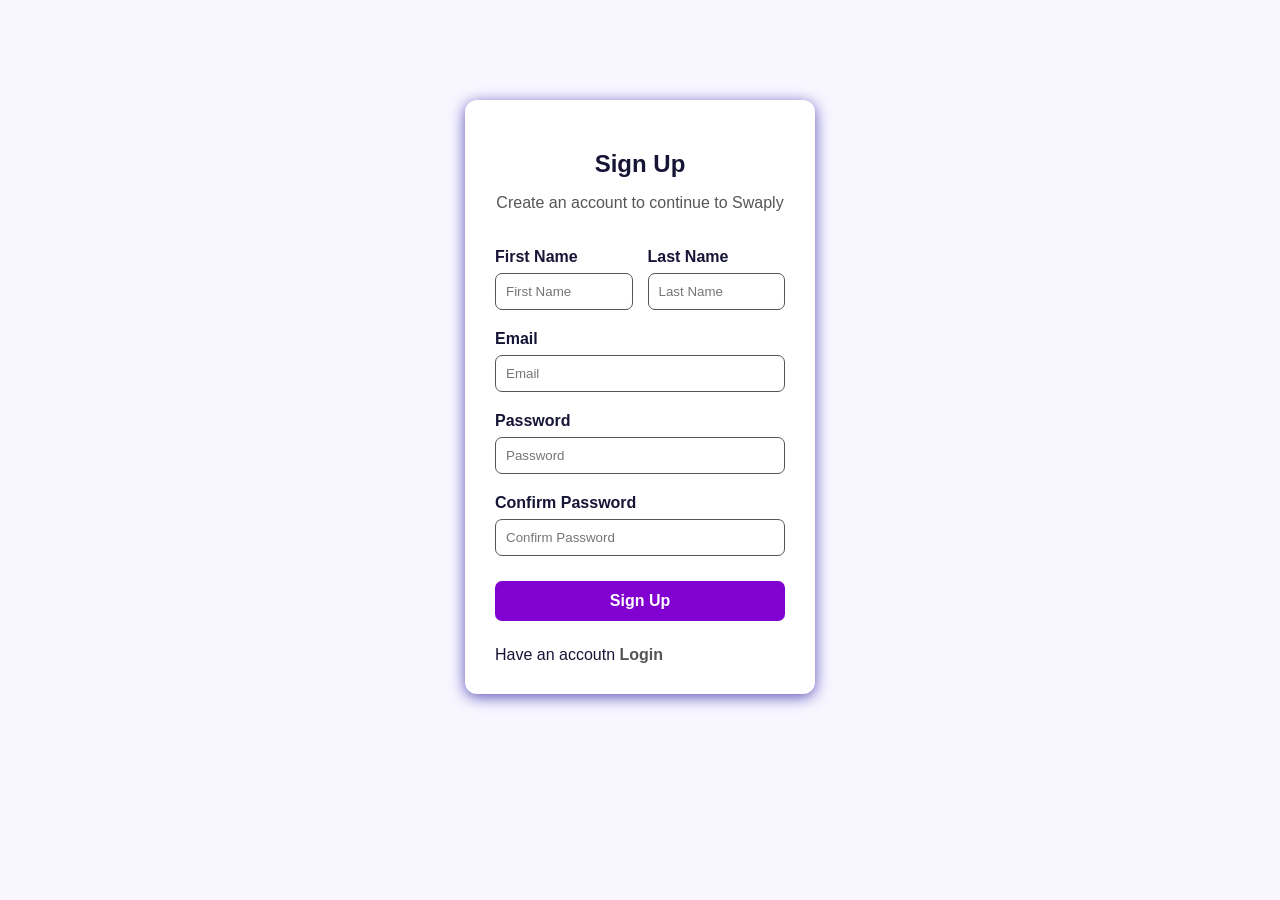
<file: pages/signup.html>
<!doctype html>
<html lang="en">
  <head>
    <meta charset="UTF-8" />

    <meta name="viewport" content="width=device-width, initial-scale=1.0" />

    <link rel="stylesheet" href="../CSS/login.css" />
    <link rel="stylesheet" href="../CSS/Variables.css" />
    <title>Sign Up - Swaply</title>
  </head>

  <body>
    <div class="login-box">
      <h2>Sign Up</h2>

      <p>Create an account to continue to Swaply</p>

      <form id="signupForm">
        <div class="name-row">
          <div class="field">
            <label>First Name</label>

            <input
              id="firstName"
              class="Name"
              type="text"
              placeholder="First Name"
            />
          </div>

          <div class="field">
            <label>Last Name</label>

            <input
              id="lastName"
              class="Name"
              type="text"
              placeholder="Last Name"
            />
          </div>
        </div>

        <label>Email</label>

        <input id="signupEmail" type="email" placeholder="Email" />

        <label>Password</label>

        <input id="signupPassword" type="password" placeholder="Password" />

        <label>Confirm Password</label>

        <input
          id="confirmPassword"
          type="password"
          placeholder="Confirm Password"
        />

        <button type="submit">Sign Up</button>

        <p class="signup-text">
          Have an accoutn
          <a href="./login.html">Login</a>
        </p>
      </form>
    </div>

    <script src="../JS/theme.js" defer></script>
    <script src="../js/signUp.js"></script>
  </body>
</html>
</file>
<file: CSS/Variables.css>
:root {
    --primary-color: #5b3cc4;
    --primary-dark: #432b9d;
    --primary-light: #f4f1ff;
    --primary-soft: #e9e5ff;

    /* Text */
    --text-dark: #171536;
    --text-primary: #11112f;
    --text-secondary: #34344f;
    --text-muted: #555555;

    /* Backgrounds */
    --bg-light: #f8f7ff;
    --bg-section: #f6f5f7;
    --bg-white: #ffffff;
    --bg-footer: #29013e;

    /* Borders */
    --border-light: #ececec;
    --border-primary: #b8acd9;

    /* Buttons */
    --button-primary:#8102d0;
    --button-primary-hover: #4630b7;
    --button-secondary-text: #4f3ac7;
    --button-secondary-border: #6956d9;

    /* Accent Colors */
    --accent-purple: #8a76df;
    --accent-blue: #4d91e8;
    --accent-light-blue: #61b5ee;

    /* Icons */
    --icon-purple-bg: #e6e0f8;
    --icon-purple: #5d51b8;
    --icon-blue-bg: #e0f8f8;
    --icon-blue: #3b82f6;
    --icon-green-bg: #e0f8e0;
    --icon-green: #22c55e;
    --icon-yellow-bg: #f8f8e0;
    --icon-yellow: #eab308;

    /* hover */
    --yellow-hover:  #fffef7;

    /* White */
    --white: #ffffff;
}

[data-theme="dark"] {
    --primary-color: #8b6ef6;
    --primary-dark: #6f52d9;
    --primary-light: #2a2240;
    --primary-soft: #332a4d;

    /* Text */
    --text-dark: #f0eefc;
    --text-primary: #f5f3ff;
    --text-secondary: #c9c5e0;
    --text-muted: #9994b3;

    /* Backgrounds */
    --bg-light: #14121f;
    --bg-section: #1a1729;
    --bg-white: #1e1b2e;
    --bg-footer: #0d0114;

    /* Borders */
    --border-light: #2e2a44;
    --border-primary: #4a3f6e;

    /* Buttons */
    --button-primary: #8b6ef6;
    --button-primary-hover: #a288ff;
    --button-secondary-text: #c9baff;
    --button-secondary-border: #6956d9;

    /* Accent Colors */
    --accent-purple: #a794f0;
    --accent-blue: #6ba3f0;
    --accent-light-blue: #7ec4f2;

    /* Icons */
    --icon-purple-bg: #362d54;
    --icon-purple: #a794f0;
    --icon-blue-bg: #1f2a47;
    --icon-blue: #6ba3f0;
    --icon-green-bg: #1e3a24;
    --icon-green: #4ade80;
    --icon-yellow-bg: #4e410e;
    --icon-yellow: #fbbf24;

    /* hover */
    --yellow-hover:  #5f550b;
    /* White (used as pure white in light mode — in dark mode, treat as your "on-dark" white-equivalent) */
    --white: #232036;
}
</file>
<file: CSS/index.css>
body {
  background-color: var(--white);
}

.navbar {
  padding: 12px 0;
  position: fixed;
  width: 100%;
  z-index: 10;
  background-color: var(--white);
}

/* Logo */
.logo-icon {
  background-color: var(--primary-color);
  color: var(--white);
  width: 32px;
  height: 32px;
  border-radius: 8px;
  display: flex;
  align-items: center;
  justify-content: center;
  font-weight: bold;
  font-size: 20px;
}

.logo-text {
  font-size: 22px;
  font-weight: 700;
  color: var(--text-dark);
}

/* Links */
.navbar-nav {
  gap: 20px;
}

.nav-link {
  color: var(--text-dark) !important;
  font-size: 14px;
  font-weight: 500;
}

.nav-link:hover {
  color: var(--primary-color) !important;
}

.theme-toggle-btn {
  width: 36px;
  height: 36px;
  border-radius: 50%;
  border: 1px solid var(--border-light);
  background-color: var(--bg-white);
  color: var(--text-dark);
  display: flex;
  align-items: center;
  justify-content: center;
  cursor: pointer;
  font-size: 16px;
  margin-right: 10px;
}

.theme-toggle-btn:hover {
  background-color: var(--primary-soft);
}
/* Login */
.btn-login {
  border: 1px solid var(--border-primary);
  color: var(--button-secondary-text);
  background-color: var(--white);
  padding: 8px 18px;
  border-radius: 8px;
  font-size: 14px;
}

.btn-login:hover {
  background-color: var(--border-primary);
  color: var(--text-dark);
}

/* Sign up */
.btn-signup {
  background-color: var(--button-primary);
  color: var(--white);
  padding: 8px 18px;
  border-radius: 8px;
  font-size: 14px;
}

.btn-signup:hover {
  background-color: var(--primary-dark);
  color: white;
}
body {
  font-family: "Poppins", sans-serif;
}
main {
  padding-top: 70px;
}
.hero {
  min-height: 620px;
  background: var(--bg-light);
  padding: 70px 0;
  overflow: hidden;
}

.hero-text {
  padding-left: 10px;
}

.small-title {
  display: inline-block;
  background: var(--primary-soft);
  color: var(--primary-color);
  padding: 6px 14px;
  border-radius: 20px;

  font-size: 14px;
  font-weight: 500;

  margin-bottom: 18px;
}

.hero h1 {
  font-size: 48px;
  line-height: 1.15;
  font-weight: 700;
  color: var(--text-primary);

  margin-bottom: 18px;
}

.hero h1 span {
  color: var(--primary-color);
}

.hero-text > p {
  max-width: 500px;

  color: var(--text-secondary);
  font-size: 15px;
  line-height: 1.7;

  margin-bottom: 25px;
}

.buttons {
  display: flex;
  gap: 18px;
  margin-bottom: 30px;
}

.main-btn {
  background: var(--button-primary);

  color: var(--white);

  padding: 12px 22px;

  border-radius: 7px;
  border: 2px solid var(--button-primary);

  font-size: 14px;
}

.main-btn:hover {
  background: var(--button-primary-hover);
  color: white;
}

.main-btn i {
  margin-left: 8px;
}

.second-btn {
  border: 1px solid var(--border-primary);
  color: var(--button-secondary-text);
  background-color: var(--white);

  padding: 12px 25px;

  border-radius: 7px;

  font-size: 14px;
}

.second-btn:hover {
  background-color: var(--border-primary);
  color: var(--text-dark);
}

.statistics {
  display: flex;
  gap: 35px;
}

.stat {
  display: flex;
  align-items: center;
  gap: 10px;
}

.stat i {
  font-size: 25px;
  color: var(--button-primary);
}

.stat strong {
  display: block;

  font-size: 15px;
  font-weight: 700;
}

.stat small {
  display: block;

  color: var(--text-secondary);
  font-size: 11px;
}

.hero-image {
  position: relative;
}

.design-area {
  height: 450px;
  position: relative;
}

.circle {
  position: absolute;
  border-radius: 50%;
  background: #eeebff;
}

.circle-one {
  width: 230px;
  height: 230px;

  right: 0;
  top: 30px;
}

.circle-two {
  width: 150px;
  height: 150px;

  left: 50px;
  bottom: 20px;

  background: var(--decoration-soft);
}

.person-card {
  position: absolute;

  width: 140px;
  height: 220px;

  border-radius: 25px;

  background: var(--white);

  display: flex;
  justify-content: center;
  align-items: center;

  box-shadow: 0 15px 35px rgba(40, 30, 100, 0.15);
}

.person-one {
  left: 120px;
  top: 95px;

  border: 6px solid var(--accent-purple);

  transform: rotate(-6deg);
}

.person-two {
  right: 85px;
  top: 90px;

  border: 6px solid #4d91e8;

  transform: rotate(3deg);
}

.person {
  font-size: 85px;
}

.speech {
  position: absolute;

  background: var(--white);

  padding: 13px 18px;

  border-radius: 17px;

  box-shadow: 0 8px 25px rgba(30, 20, 90, 0.12);

  font-size: 13px;

  z-index: 5;
}

.speech strong {
  display: block;

  color: var(--button-secondary-text);

  font-size: 17px;
}

.speech-left {
  left: 80px;
  top: 25px;
}

.speech-right {
  right: 55px;
  top: 25px;
}

.speech p {
  color: var(--text-muted);
  margin: 0;
}

.swap-icon {
  position: absolute;

  left: 50%;
  top: 55%;

  transform: translate(-50%, -50%);

  width: 65px;
  height: 65px;

  border-radius: 50%;

  background: #654bd4;

  color: white;

  display: flex;
  align-items: center;
  justify-content: center;

  font-size: 32px;
  font-weight: 700;

  box-shadow: 0 8px 20px rgba(80, 55, 190, 0.3);

  z-index: 10;
}

.arrow {
  position: absolute;

  color: #654bd4;

  font-size: 55px;
  font-weight: bold;

  z-index: 6;
}

.arrow-one {
  left: 45%;
  top: 100px;
}

.arrow-two {
  right: 25%;
  bottom: 50px;

  color: #61b5ee;
}

.First-part,
.Second-part {
  display: flex;
  flex-direction: column;
  justify-content: center;
  align-items: center;
  padding: 50px 0;
}

.First-part h2,
.Second-part h2 {
  font-size: 2rem;
  margin-bottom: 20px;
  font-family: "Fira Sans", sans-serif;
  color: var(--text-dark);
}

.First-part p {
  color: var(--text-muted);
}

.First-part {
  background-color: var(--white);
  
 
}

.Second-part {
  background-color: var(--bg-light);
  padding: 50px 0;
}

.rows {
  display: flex;
  flex-wrap: wrap;
  justify-content: center;
  gap: 50px;
  align-items: center;
  flex: 1;
}

.box {
  display: flex;
  width: 300px;
  height: 100px;
  align-items: center;
  border: 1px solid var(--border-light);
  border-radius: 5px;
  padding: 10px;
  background-color: var(--white);
}

.box h3 {
  font-size: 1rem;
  margin: 10px 0 5px 0;
}

.box p {
  font-size: 0.9rem;
  color: var(--text-muted);
  margin: 0;
}

.icon {
  width: 60px;
  height: 60px;
  display: flex;
  align-items: center;
  justify-content: center;
  border-radius: 50%;
  margin-right: 15px;
  font-size: 0.8rem;
  flex-shrink: 0;
}

.icon.purple {
  background-color: var(--icon-purple-bg);
  color: var(--icon-purple);
}

.icon.blue {
  background-color: var(--icon-blue-bg);
  color: var(--icon-blue);
}

.icon.green {
  background-color: var(--icon-green-bg);
  color: var(--icon-green);
}

.icon.yellow {
  background-color: var(--icon-yellow-bg);
  color: var(--icon-yellow);
}
.footer {
  background: var(--bg-footer);
  color: white;
  padding: 50px 0 25px;
  font-family: Arial, sans-serif;
  margin-top: auto;
}

.footer-container {
  width: 85%;
  max-width: 1200px;
  margin: auto;
  display: grid;
  grid-template-columns: 1.6fr 1fr 1fr 1fr 1.2fr;
  gap: 50px;
}

.footer-logo {
  display: flex;
  align-items: center;
  gap: 10px;
  font-size: 24px;
  font-weight: bold;
  margin-bottom: 15px;
}

.logo-icon {
  width: 35px;
  height: 35px;
  display: flex;
  align-items: center;
  justify-content: center;
  background: #8102d0;
  color: white;
  border-radius: 8px;
  font-size: 18px;
  font-weight: bold;
}

.footer-about p {
  color: var(--border-primary);
  font-size: 14px;
  line-height: 1.8;
}

.footer-about .tagline {
  margin-top: 12px;
  font-size: 13px;
  color: #a8a0d6;
}

.footer-column {
  display: flex;
  flex-direction: column;
}

.footer-column h3 {
  font-size: 15px;
  font-weight: 600;
  margin-bottom: 18px;
  color: white;
  letter-spacing: 0.5px;
}

.footer-column a {
  color: var(--border-primary);
  text-decoration: none;
  font-size: 13px;
  margin-bottom: 10px;
  transition: 0.3s ease;
}

.footer-column a:hover {
  color: var(--primary-color);
  transform: translateX(4px);
}

.social-icons {
  display: flex;
  gap: 12px;
  margin-top: 5px;
  margin-bottom: 20px;
}

.social-icons a {
  width: 36px;
  height: 36px;
  display: flex;
  align-items: center;
  justify-content: center;
  border-radius: 50%;
  background: rgba(255, 255, 255, 0.08);
  color: white;
  font-size: 16px;
  font-weight: bold;
  text-decoration: none;
  transition: 0.3s ease;
}

.social-icons a:hover {
  background: var(--button-primary-hover);
  transform: translateY(-3px);
}

.copyright {
  color: #d0cde5;
  font-size: 12px;
  margin-top: 5px;
}
</file>
<file: CSS/responsive.css>
@media (max-width: 991px) {
  .hero {
    text-align: center;
  }

  .hero-text > p {
    margin-left: auto;
    margin-right: auto;
  }

  .buttons {
    justify-content: center;
  }

  .statistics {
    justify-content: center;
  }

  .hero-image {
    margin-top: 50px;
  }
}

@media (max-width: 600px) {
  .hero h1 {
    font-size: 35px;
  }

  .statistics {
    flex-direction: column;
    align-items: center;
    gap: 15px;
  }

  .design-area {
    transform: scale(0.75);
    transform-origin: top center;
  }
}

@media (max-width: 992px) {
  .footer-container {
    grid-template-columns: 1.5fr 1fr 1fr;
    gap: 35px;
  }
}

@media (max-width: 768px) {
  .footer-container {
    grid-template-columns: 1fr 1fr;
    gap: 30px;
  }

  .footer-about {
    grid-column: 1 / -1;
  }
}

@media (max-width: 480px) {
  .footer {
    padding: 35px 0 20px;
  }

  .footer-container {
    width: 90%;
    grid-template-columns: 1fr;
    gap: 25px;
  }

  .footer-column h3 {
    margin-bottom: 12px;
  }
}

@media (max-width: 992px) {

   .activity-card,
   .swaps-card {
     margin-top: 20px;
   }

 }


 @media (max-width: 576px) {

   .activity-item {
     gap: 8px;
   }

   .activity-item small {
     display: none;
   }

   .activity-content p {
     font-size: 10px;
   }

   .activity-content span {
     font-size: 8px;
   }

   .swap-person img {
     width: 38px;
     height: 38px;
   }

 }
</file>
<file: footer.css>
* {
    margin: 0;
    padding: 0;
    box-sizing: border-box;
}

body {
    font-family: Arial, sans-serif;
    background: #f5f5f5;
    min-height: 100vh;
    display: flex;
    flex-direction: column;
}

.footer {
    background: #29013e;
    color: white;
    padding: 50px 0 25px;
    font-family: Arial, sans-serif;
    margin-top: auto;
}

.footer-container {
    width: 85%;
    max-width: 1200px;
    margin: auto;
    display: grid;
    grid-template-columns: 1.6fr 1fr 1fr 1fr 1.2fr;
    gap: 50px;
}

.footer-logo {
    display: flex;
    align-items: center;
    gap: 10px;
    font-size: 24px;
    font-weight: bold;
    margin-bottom: 15px;
}

.logo-icon {
    width: 35px;
    height: 35px;
    display: flex;
    align-items: center;
    justify-content: center;
    background: #8102d0;
    color: white;
    border-radius: 8px;
    font-size: 18px;
    font-weight: bold;
}

.footer-about p {
    color: #d0cde5;
    font-size: 14px;
    line-height: 1.8;
}

.footer-about .tagline {
    margin-top: 12px;
    font-size: 13px;
    color: #a8a0d6;
}

.footer-column {
    display: flex;
    flex-direction: column;
}

.footer-column h3 {
    font-size: 15px;
    font-weight: 600;
    margin-bottom: 18px;
    color: white;
    letter-spacing: 0.5px;
}

.footer-column a {
    color: #d0cde5;
    text-decoration: none;
    font-size: 13px;
    margin-bottom: 10px;
    transition: 0.3s ease;
}

.footer-column a:hover {
    color: #8b75ff;
    transform: translateX(4px);
}

.social-icons {
    display: flex;
    gap: 12px;
    margin-top: 5px;
    margin-bottom: 20px;
}

.social-icons a {
    width: 36px;
    height: 36px;
    display: flex;
    align-items: center;
    justify-content: center;
    border-radius: 50%;
    background: rgba(255, 255, 255, 0.08);
    color: white;
    font-size: 16px;
    font-weight: bold;
    text-decoration: none;
    transition: 0.3s ease;
}

.social-icons a:hover {
    background: #5b43d6;
    transform: translateY(-3px);
}

.copyright {
    color: #d0cde5;
    font-size: 12px;
    margin-top: 5px;
}

@media (max-width: 992px) {
    .footer-container {
        grid-template-columns: 1.5fr 1fr 1fr;
        gap: 35px;
    }
}

@media (max-width: 768px) {
    .footer-container {
        grid-template-columns: 1fr 1fr;
        gap: 30px;
    }

    .footer-about {
        grid-column: 1 / -1;
    }
}

@media (max-width: 480px) {
    .footer {
        padding: 35px 0 20px;
    }

    .footer-container {
        width: 90%;
        grid-template-columns: 1fr;
        gap: 25px;
    }

    .footer-column h3 {
        margin-bottom: 12px;
    }
}
</file>
<file: style.css>
* {
    margin: 0;
    padding: 0;
    box-sizing: border-box;
}

body {
    font-family: 'Poppins', sans-serif;
    color: #11112f;
}


.hero {
    min-height: 620px;
    background: #f8f7ff;
    padding: 70px 0;
    overflow: hidden;
}


.hero-text {
    padding-left: 10px;
}


.small-title {
    display: inline-block;
    background: #e9e5ff;
    color: #4935c9;
    padding: 6px 14px;
    border-radius: 20px;

    font-size: 14px;
    font-weight: 500;

    margin-bottom: 18px;
}


.hero h1 {
    font-size: 48px;
    line-height: 1.15;
    font-weight: 700;
    color: #11112f;

    margin-bottom: 18px;
}

.hero h1 span {
    color: #5843d4;
}


.hero-text > p {
    max-width: 500px;

    color: #34344f;
    font-size: 15px;
    line-height: 1.7;

    margin-bottom: 25px;
}


.buttons {
    display: flex;
    gap: 18px;
    margin-bottom: 30px;
}


.main-btn {
    background: #573fd0;
    color: white;

    padding: 12px 22px;

    border-radius: 7px;
    border: 2px solid #573fd0;

    font-size: 14px;
}

.main-btn:hover {
    background: #4630b7;
    color: white;
}


.main-btn i {
    margin-left: 8px;
}


.second-btn {
    background: white;
    color: #4f3ac7;

    padding: 12px 25px;

    border: 1px solid #6956d9;
    border-radius: 7px;

    font-size: 14px;
}

.second-btn:hover {
    background: #f0edff;
}


.statistics {
    display: flex;
    gap: 35px;
}


.stat {
    display: flex;
    align-items: center;
    gap: 10px;
}


.stat i {
    font-size: 25px;
    color: #5943d1;
}


.stat strong {
    display: block;

    font-size: 15px;
    font-weight: 700;
}


.stat small {
    display: block;

    color: #34344f;
    font-size: 11px;
}


.hero-image {
    position: relative;
}


.design-area {
    height: 450px;
    position: relative;
}


.circle {
    position: absolute;
    border-radius: 50%;
    background: #eeebff;
}


.circle-one {
    width: 230px;
    height: 230px;

    right: 0;
    top: 30px;
}


.circle-two {
    width: 150px;
    height: 150px;

    left: 50px;
    bottom: 20px;

    background: #f0edff;
}


.person-card {
    position: absolute;

    width: 140px;
    height: 220px;

    border-radius: 25px;

    background: #ffffff;

    display: flex;
    justify-content: center;
    align-items: center;

    box-shadow: 0 15px 35px rgba(40, 30, 100, 0.15);
}


.person-one {
    left: 120px;
    top: 95px;

    border: 6px solid #8a76df;

    transform: rotate(-6deg);
}


.person-two {
    right: 85px;
    top: 90px;

    border: 6px solid #4d91e8;

    transform: rotate(3deg);
}


.person {
    font-size: 85px;
}


.speech {
    position: absolute;

    background: white;

    padding: 13px 18px;

    border-radius: 17px;

    box-shadow: 0 8px 25px rgba(30, 20, 90, 0.12);

    font-size: 13px;

    z-index: 5;
}


.speech strong {
    display: block;

    color: #4f3ac7;

    font-size: 17px;
}


.speech-left {
    left: 80px;
    top: 25px;
}


.speech-right {
    right: 55px;
    top: 25px;
}


.swap-icon {
    position: absolute;

    left: 50%;
    top: 55%;

    transform: translate(-50%, -50%);

    width: 65px;
    height: 65px;

    border-radius: 50%;

    background: #654bd4;

    color: white;

    display: flex;
    align-items: center;
    justify-content: center;

    font-size: 32px;
    font-weight: 700;

    box-shadow: 0 8px 20px rgba(80, 55, 190, 0.3);

    z-index: 10;
}

@media (max-width: 991px) {

    .hero {
        text-align: center;
    }

    .hero-text > p {
        margin-left: auto;
        margin-right: auto;
    }

    .buttons {
        justify-content: center;
    }

    .statistics {
        justify-content: center;
    }

    .hero-image {
        margin-top: 50px;
    }
}


@media (max-width: 600px) {

    .hero h1 {
        font-size: 35px;
    }

    .statistics {
        flex-direction: column;
        align-items: center;
        gap: 15px;
    }

    .design-area {
        transform: scale(0.75);
        transform-origin: top center;
    }

}
</file>
<file: CSS/connect.css>
body {
    margin: 0;
    font-family: Arial, sans-serif;
    background-color: var(--bg-light);
    color: var(--text-dark);
}


/*Sidebar*/

.sidebar {
    min-height: calc(100vh - 40px);
    background-color: var(--white);
    border-radius: 14px;
    padding: 20px 12px;
    display: flex;
    flex-direction: column;
}
.left-section {
  width: 16%;
}

.logo {
    display: flex;
    align-items: center;
    gap: 8px;
    padding: 0 10px 25px;
    color: var(--primary-color);
    font-size: 20px;
    font-weight: bold;
}

.logo-icon {
    width: 30px;
    height: 30px;
    background-color: var(--primary-soft);
    border-radius: 8px;
    display: flex;
    align-items: center;
    justify-content: center;
}

.sidebar-menu {
    display: flex;
    flex-direction: column;
    gap: 5px;
}

.sidebar-item {
    height: 42px;
    padding: 0 12px;
    display: flex;
    align-items: center;
    gap: 10px;
    text-decoration: none;
    color: #66647d;
    font-size: 13px;
    font-weight: 500;
    border-radius: 8px;
}

.sidebar-item:hover {
    background-color: var(--primary-soft);
    color: var(--primary-color);
}

.sidebar-item.active {
    background-color: var(--primary-soft);
    color: var(--primary-color);
}

.menu-badge {
    margin-left: auto;
    min-width: 18px;
    height: 18px;
    display: flex;
    align-items: center;
    justify-content: center;
    background-color: var(--primary-color);
    color: white;
    border-radius: 50%;
    font-size: 10px;
}

.sidebar-bottom {
    margin-top: auto;
}


/*Main Section*/

.connections-section {
    padding: 15px 20px;
}

.page-header {
    display: flex;
    align-items: center;
    justify-content: space-between;
    margin-bottom: 22px;
}

.page-header h1 {
    margin: 0 0 6px;
    font-size: 30px;
    color: var(--text-dark);
}

.page-header p {
    margin: 0;
    color: var(--text-light);
    font-size: 14px;
}


/* Find Skills Button */

.find-skills-btn {
    background-color: var(--primary-color);
    color: white;
    text-decoration: none;
    padding: 10px 16px;
    border-radius: 8px;
    font-size: 13px;
}

.find-skills-btn:hover {
    background-color: var(--primary-dark);
    color: white;
}


/*Search*/

.search-box {
    height: 45px;
    background-color: var(--white);
    border: 1px solid var(--border);
    border-radius: 9px;
    display: flex;
    align-items: center;
    gap: 10px;
    padding: 0 14px;
    margin-bottom: 20px;
}

.search-box i {
    color: #9692aa;
}

.search-box input {
    width: 100%;
    border: none;
    outline: none;
    font-size: 13px;
    color: var(--text-dark);
    background-color: var(--bg-light);
}

.search-box input::placeholder {
    color: #aaa7b8;
}


/*Connection Cards*/

.connection-card {
    background-color: var(--white);
    border: 1px solid var(--border);
    border-radius: 14px;
    padding: 18px;
    margin-bottom: 15px;
}

.person-info {
    display: flex;
    align-items: center;
    gap: 12px;
}

.person-avatar {
    width: 55px;
    height: 55px;
    background-color: var(--primary-soft);
    color: var(--primary-color);
    border-radius: 50%;
    display: flex;
    align-items: center;
    justify-content: center;
    font-weight: bold;
    font-size: 15px;
}

.person-info h3 {
    margin: 0;
    font-size: 17px;
}

.person-info p {
    margin: 4px 0 6px;
    color: var(--text-light);
    font-size: 12px;
}

.connected-status {
    color: #36a269;
    font-size: 11px;
}

.connected-status i {
    margin-right: 3px;
}


/*Skill Exchange */

.exchange-info {
    margin: 18px 0;
    padding: 13px;
    background-color: var(--bg-light);
    border-radius: 9px;
    display: flex;
    align-items: center;
    justify-content: space-around;
}

.exchange-info div {
    display: flex;
    flex-direction: column;
    gap: 5px;
}

.exchange-info span {
    color: var(--text-light);
    font-size: 11px;
}

.exchange-info strong {
    color: var(--text-dark);
    font-size: 13px;
}

.exchange-info i {
    color: var(--primary-color);
    font-size: 16px;
}


/*Card Buttons*/

.card-actions {
    display: flex;
    gap: 10px;
}

.profile-btn,
.message-btn {
    flex: 1;
    padding: 9px;
    border-radius: 7px;
    font-size: 12px;
    cursor: pointer;
        display: flex;
    align-items: center;
    justify-content: center;
    text-decoration: none;
}

.profile-btn {
    background-color: var(--primary-soft);
    color: var(--text-dark);
    border: 1px solid var(--border);
}

.profile-btn:hover {
    background-color: var(--primary-soft);
}

.message-btn {
    background-color: var(--primary-color);
    color: white;
    border: 1px solid var(--primary-color);
}

.message-btn:hover {
    background-color: var(--primary-dark);
}


/*Right Growth Card */

.growth-card {
    background-color: var(--primary-soft);
    border-radius: 15px;
    padding: 25px 20px;
    text-align: center;
    min-height: 300px;
}

.growth-icon {
    width: 60px;
    height: 60px;
    margin: 0 auto 15px;
    background-color: var(--white);
    color: var(--primary-color);
    border-radius: 50%;
    display: flex;
    align-items: center;
    justify-content: center;
    font-size: 25px;
}

.growth-card h2 {
    font-size: 20px;
    margin-bottom: 10px;
}

.growth-card p {
    color: var(--text-light);
    font-size: 13px;
    line-height: 1.6;
}

.growth-stats {
    display: flex;
    justify-content: center;
    gap: 35px;
    margin: 20px 0;
}

.growth-stats div {
    display: flex;
    flex-direction: column;
    gap: 4px;
}

.growth-stats strong {
    color: var(--primary-color);
    font-size: 20px;
}

.growth-stats span {
    color: var(--text-light);
    font-size: 10px;
}

.growth-btn {
    display: inline-block;
    background-color: var(--primary-color);
    color: white;
    text-decoration: none;
    padding: 10px 18px;
    border-radius: 8px;
    font-size: 12px;
}

.growth-btn:hover {
    background-color: var(--primary-dark);
    color: white;
}

.no-results {
    display: none;
    text-align: center;
    padding: 30px;
    color: var(--text-light);
}

/*Responsive*/

@media (max-width: 991px) {

    .sidebar {
        min-height: auto;
        margin-bottom: 15px;
    }

    .sidebar-bottom {
        margin-top: 10px;
    }

    .connections-section {
        padding: 10px;
    }

}

@media (max-width: 576px) {

    .page-header {
        flex-direction: column;
        align-items: flex-start;
        gap: 15px;
    }

    .page-header h1 {
        font-size: 25px;
    }

    .find-skills-btn {
        width: 100%;
        text-align: center;
    }

    .exchange-info {
        flex-direction: column;
        gap: 10px;
    }

    .exchange-info i {
        transform: rotate(90deg);
    }

    .card-actions {
        flex-direction: column;
    }

}
</file>
<file: CSS/contactUs.css>
body {
    margin: 0;
    font-family: Arial, sans-serif;
    background-color: var(--bg-section);
}

.contact-box {
    width: 600px;
    max-width: 90%;
    margin: 70px auto;
    background-color:var(--white);
    padding: 35px;
    border-radius: 12px;
    box-shadow: 0 3px 15px var( --text-secondary);
    box-sizing: border-box;
}

h1 {
    text-align: center;
    color: var(--button-primary);
    margin-bottom: 10px;
}

.intro {
    text-align: center;
    color: var( --text-muted);
    margin-bottom: 30px;
}

label {
    display: block;
    margin-top: 18px;
    margin-bottom: 7px;
    color:var(--button-primary);
    font-weight: bold;
}

input,
textarea {
    width: 100%;
    box-sizing: border-box;
    background-color: #5538bd00 !important;
     color:var(--text-muted) !important; 
}

 

button {
    width: 100%;
    padding: 11px;
    margin-top: 25px;
    background-color:var(--button-primary) !important;
    color: white !important;
    border: none;
    border-radius: 7px;
    font-size: 16px;
}

button:hover {
    background-color: #432b9d !important;
}
</file>
<file: CSS/login.css>
body {
    margin: 0;
    font-family: Arial, sans-serif;
    background-color: var(--bg-light);
}

.login-box {
    width: 350px;
    max-width: 90%;
    box-sizing: border-box;
    margin: 100px auto;
    background-color: var(--white);
    padding: 30px;
    border-radius: 12px;
    box-shadow: 0 3px 15px var(--icon-purple);
}

h2 {
    text-align: center;
    color: var(--text-dark);
    margin-bottom: 10px;
}

.login-box > p {
    text-align: center;
    color: var(--text-muted);
}

label {
    display: block;
    margin-top: 20px;
    margin-bottom: 7px;
    color: var(--text-dark);
    font-weight: bold;
}

input {
    width: 100%;
    padding: 10px;
    border: 1px solid var(--text-muted);
    border-radius: 7px;
    box-sizing: border-box;
}

button {
    width: 100%;
    padding: 11px;
    margin: 25px 0;
     background-color: var(--button-primary);
    color: var(--white);
    border: none;
    border-radius: 7px;
    font-size: 16px;
    font-weight: bold;
}

button:hover {
    background-color: var(--button-primary-hover);
    cursor: pointer;
}

.signup-text {
    margin-top: 20px;
    color: var(--text-dark) !important;
    display: inline;
    margin-top: 10px;
}

a {
    color: var(--text-muted);
    text-decoration: none;
    font-weight: bold;
}

.name-row {
    display: flex;
    gap: 15px;
}
</file>
<file: CSS/Messages.css>
/*
        <!----------------------------------------------------------------------------------------->
        <!----------------------------------- The Main Content ------------------------------------>
        <!----------------------------------------------------------------------------------------->

*/


.Main-Content {
    background-color: var(--white);
    border-radius: 14px;
}

/*   <!----------------------------------- Message Menu ------------------------------------> */
.Mes-Menu {
    padding-top: 10px;
    border-bottom: 1px solid var(--border-light);
    display: flex;
}

.Mes-Menu button {
    background-color: var(--white);
    border: none;
    padding: 10px 20px;
    margin-right: 10px;
    font-size: 14px;
    color: #66647d;
}

.Mes-Menu button:hover {
    border-bottom: 2px solid var(--border-primary);
    color: var(--text-primary);
}

.Mes-Menu .active-button {
    border-bottom: 2px solid var(--border-primary);
    color: var(--text-primary);
    font-weight: 600;
}


/*   <!----------------------------------- Header ------------------------------------> */
.Header{
    padding: 10px 20px 20px 0px;
    display: flex;
    align-items: center;
}

.Header h3 {
  font-size: 1.3rem;
  margin: 10px 0 5px 0;
  font-weight: 600;
}

.Header p {
  font-size: 0.9rem;
  color: var(--text-muted);
  margin: 0;
}

.icon {
  width: 60px;
  height: 60px;
  display: flex;
  align-items: center;
  justify-content: center;
  border-radius: 50%;
  margin-right: 15px;
  font-size: 1rem;
  flex-shrink: 0;
  color: var(--icon-purple);
}


/*   <!----------------------------------- Message List item ------------------------------------> */

.Message-List-item {
  padding: 15px 20px;
  margin: 10px 0;
  border: 1px solid var(--border-light);
  border-radius: 10px;
  display: flex;
  align-items: center;
  justify-content: space-between;
  transition: transform 0.3s ease-out;
}

.Message-List-item.unread:hover{
  transform: scale(1.02);
  box-shadow: 0 4px 12px rgba(0, 0, 0, 0.08);
  background-color: var(--bg-light);
  cursor: pointer;
}

.Message-List-item.archived:hover{
  transform: scale(1.02);
  box-shadow: 0 4px 12px rgba(0, 0, 0, 0.08);
  background-color: var(--yellow-hover);
  cursor: pointer;
}


/*   <!----------------------------------- The First Part ------------------------------------> */
.first-part {
  display: flex;
  align-items: center;
}

.pic {
  width: 60px;
  height: 60px;
  border-radius: 50%;
  object-fit: cover;
  margin-right: 15px;
  flex-shrink: 0;
}

.p-data h4 {
  font-size: 1rem;
  margin: 10px 0 0px 0;
  font-weight: 600;
}

.p-data p {
  font-size: 0.9rem;
  color: var(--text-muted);
  margin: 0;
}

/*   <!----------------------------------- The Second Part ------------------------------------> */

.message-content {
  border-left: 1px solid var(--border-light);
  border-right: 1px solid var(--border-light);
  padding: 20px 20px;
}

.message-content p{
  font-size: 0.9rem;
  color: var(--text-primary);
  margin: 0;
  overflow: hidden;
  text-overflow: ellipsis;
  white-space: nowrap;
}

.message-state {
  font-size: 0.8rem;
  padding: 5px;
  border-radius: 10px;
  display: inline-block;
}

.Message-List-item.unread .message-state {
    background-color: var(--icon-purple-bg);
}

.Message-List-item.archived .message-state {
    background-color: var(--icon-yellow-bg);
}

/*   <!----------------------------------- The Third Part ------------------------------------> */


.skills {
  height:60px;
  display: flex;
  justify-content: center;
  align-items: start;
}


.skill-container{
  display: flex;
  justify-content: center;
  align-items: center;
  padding: 5px 15px;
  border-radius: 20px;
  background-color: var(--icon-purple-bg);
  margin: 0 10px
}

.arrow {
  color: var(--border-primary) ;
}

.skill-name p{
  margin: 0 5px;
  font-size: 0.7rem;
  font-weight: 600;
}
.section-icon{
  color: var(--primary-dark)
}

.date  {
  height:35px;
  display: flex;
  justify-content: center;
  align-items: start;
}
</file>
<file: CSS/search-skill.css>
:root {
    --primary-color: #5b3cc4;
    --primary-dark: #432b9d;
    --primary-soft: #eeeaff;
    --background: #f8f7ff;
    --white: #ffffff;
    --text-dark: #171536;
    --text-light: #77748c;
    --border: #eceaf5;
}

body {
    margin: 0;
    font-family: Arial, sans-serif;
    background-color: var(--background);
    color: var(--text-dark);
}


/* Sidebar */

.sidebar {
    min-height: calc(100vh - 40px);
    background-color: var(--white);
    border-radius: 14px;
    padding: 20px 12px;
    display: flex;
    flex-direction: column;
}

.logo {
    display: flex;
    align-items: center;
    gap: 8px;
    padding: 0 10px 25px;
    color: var(--primary-color);
    font-size: 20px;
    font-weight: bold;
}

.logo-icon {
    width: 30px;
    height: 30px;
    background-color: var(--primary-soft);
    border-radius: 8px;
    display: flex;
    align-items: center;
    justify-content: center;
}

.sidebar-menu {
    display: flex;
    flex-direction: column;
    gap: 5px;
}

.sidebar-item {
    height: 42px;
    padding: 0 12px;
    display: flex;
    align-items: center;
    gap: 10px;
    text-decoration: none;
    color: #66647d;
    font-size: 13px;
    font-weight: 500;
    border-radius: 8px;
}

.sidebar-item:hover,
.sidebar-item.active {
    background-color: var(--primary-soft);
    color: var(--primary-color);
}

.menu-badge {
    margin-left: auto;
    min-width: 18px;
    height: 18px;
    display: flex;
    align-items: center;
    justify-content: center;
    background-color: var(--primary-color);
    color: white;
    border-radius: 50%;
    font-size: 10px;
}

.sidebar-bottom {
    margin-top: auto;
}


/* Main */

.skills-section {
    padding: 15px 20px;
}

.page-header {
    margin-bottom: 20px;
}

.page-header h1 {
    margin: 0 0 6px;
    font-size: 30px;
}

.page-header p {
    margin: 0;
    color: var(--text-light);
    font-size: 14px;
}


/* Search */

.search-area {
    display: flex;
    gap: 12px;
    margin-bottom: 22px;
}

.search-box {
    height: 45px;
    flex: 1;
    background-color: var(--white);
    border: 1px solid var(--border);
    border-radius: 9px;
    display: flex;
    align-items: center;
    gap: 10px;
    padding: 0 14px;
}

.search-box i {
    color: #9692aa;
}

.search-box input {
    width: 100%;
    border: none;
    outline: none;
    font-size: 13px;
}

.search-box input::placeholder {
    color: #aaa7b8;
}

.filter-select {
    width: 140px;
    border: 1px solid var(--border);
    border-radius: 9px;
    background-color: white;
    color: var(--text-dark);
    padding: 0 12px;
    font-size: 12px;
    outline: none;
}


/* Popular Skills */

.popular-section {
    margin-bottom: 25px;
}

.popular-section h2,
.results-header h2 {
    font-size: 17px;
    margin-bottom: 12px;
}

.skill-tags {
    display: flex;
    flex-wrap: wrap;
    gap: 8px;
}

.skill-tags span {
    background-color: var(--white);
    border: 1px solid #ddd7f5;
    color: var(--primary-color);
    padding: 7px 13px;
    border-radius: 20px;
    font-size: 11px;
}

.skill-tags span:hover {
    background-color: var(--primary-soft);
}


/* Results */

.results-header p {
    color: var(--text-light);
    font-size: 12px;
    margin-top: -5px;
}


/* Person Card */

.person-card {
    background-color: var(--white);
    border: 1px solid var(--border);
    border-radius: 14px;
    padding: 17px;
    height: 100%;
}

.person-top {
    display: flex;
    align-items: center;
    gap: 12px;
}

.person-avatar {
    width: 52px;
    height: 52px;
    background-color: var(--primary-soft);
    color: var(--primary-color);
    border-radius: 50%;
    display: flex;
    align-items: center;
    justify-content: center;
    font-size: 14px;
    font-weight: bold;
}

.person-top h3 {
    margin: 0 0 4px;
    font-size: 16px;
}

.person-top p {
    margin: 0 0 5px;
    color: var(--text-light);
    font-size: 11px;
}

.rating {
    color: #e6a400;
    font-size: 11px;
}

.rating i {
    margin-right: 3px;
}


/* Match */

.match-badge {
    display: inline-flex;
    align-items: center;
    gap: 4px;
    margin: 15px 0 12px;
    padding: 5px 9px;
    border-radius: 20px;
    background-color: #e5f8ef;
    color: #27945d;
    font-size: 10px;
    font-weight: 600;
}


/* Skills */

.skills-box {
    display: flex;
    gap: 8px;
    margin-bottom: 15px;
}

.skills-box div {
    flex: 1;
    padding: 10px;
    background-color: #faf9ff;
    border-radius: 8px;
}

.skills-box span {
    display: block;
    color: var(--text-light);
    font-size: 10px;
    margin-bottom: 5px;
}

.skills-box strong {
    font-size: 12px;
}


/* Button */

.profile-btn {
    display: flex;
    align-items: center;
    justify-content: center;
    width: 100%;
    padding: 9px;
    border: 1px solid #d8d0f5;
    border-radius: 8px;
    color: var(--primary-color);
    background-color: white;
    text-decoration: none;
    font-size: 12px;
}

.profile-btn:hover {
    background-color: var(--primary-soft);
    color: var(--primary-color);
}


/* Growth Card */

.growth-card {
    background-color: var(--primary-soft);
    border-radius: 15px;
    padding: 25px 20px;
    text-align: center;
    min-height: 300px;
}

.growth-icon {
    width: 60px;
    height: 60px;
    margin: 0 auto 15px;
    background-color: white;
    color: var(--primary-color);
    border-radius: 50%;
    display: flex;
    align-items: center;
    justify-content: center;
    font-size: 25px;
}

.growth-card h2 {
    font-size: 20px;
    margin-bottom: 10px;
}

.growth-card p {
    color: var(--text-light);
    font-size: 13px;
    line-height: 1.6;
}

.growth-stats {
    display: flex;
    justify-content: center;
    gap: 35px;
    margin: 20px 0;
}

.growth-stats div {
    display: flex;
    flex-direction: column;
    gap: 4px;
}

.growth-stats strong {
    color: var(--primary-color);
    font-size: 20px;
}

.growth-stats span {
    color: var(--text-light);
    font-size: 10px;
}

.growth-btn {
    display: inline-block;
    background-color: var(--primary-color);
    color: white;
    text-decoration: none;
    padding: 10px 18px;
    border-radius: 8px;
    font-size: 12px;
}

.growth-btn:hover {
    background-color: var(--primary-dark);
    color: white;
}


/* Responsive */

@media (max-width: 991px) {

    .sidebar {
        min-height: auto;
        margin-bottom: 15px;
    }

    .sidebar-bottom {
        margin-top: 10px;
    }

    .skills-section {
        padding: 10px;
    }

}

@media (max-width: 576px) {

    .search-area {
        flex-direction: column;
    }

    .filter-select {
        width: 100%;
        height: 42px;
    }

    .skills-box {
        flex-direction: column;
    }

}
</file>
<file: CSS/setting.css>
.Main-Content {
    background-color: var(--white);
    border-radius: 14px;
    padding: 10px 20px;
}

.Header {
    padding: 10px 20px 20px 0px;
    display: flex;
    align-items: center;
}

.Header h3 {
    font-size: 1.3rem;
    margin: 10px 0 5px 0;
    font-weight: 600;
}

.Header p {
    font-size: 0.9rem;
    color: var(--text-muted);
    margin: 0;
}

.icon {
    width: 60px;
    height: 60px;
    display: flex;
    align-items: center;
    justify-content: center;
    border-radius: 50%;
    margin-right: 15px;
    font-size: 1rem;
    flex-shrink: 0;
    color: var(--icon-purple);
}

.setting-item {
    padding: 15px 20px;
    margin: 10px 0;
    border: 1px solid var(--border-light);
    border-radius: 10px;
    display: flex;
    align-items: center;
    justify-content: space-between;
}

.setting-info h4 {
    font-size: 1rem;
    margin: 0 0 4px 0;
    font-weight: 600;
    color: var(--text-primary);
}

.setting-info p {
    font-size: 0.85rem;
    color: var(--text-muted);
    margin: 0;
}

.switch {
    position: relative;
    display: inline-block;
    width: 36px;
    height: 20px;
    flex-shrink: 0;
}

.switch input {
    opacity: 0;
    width: 0;
    height: 0;
}

.slider {
    position: absolute;
    cursor: pointer;
    inset: 0;
    background-color: var(--border-light);
    transition: .3s;
    border-radius: 20px;
}

.slider:before {
    position: absolute;
    content: "";
    height: 14px;
    width: 14px;
    left: 3px;
    top: 3px;
    background-color: white;
    transition: .3s;
    border-radius: 50%;
}

input:checked + .slider {
    background-color: var(--primary-color);
}

input:checked + .slider:before {
    transform: translateX(16px);
}
</file>
